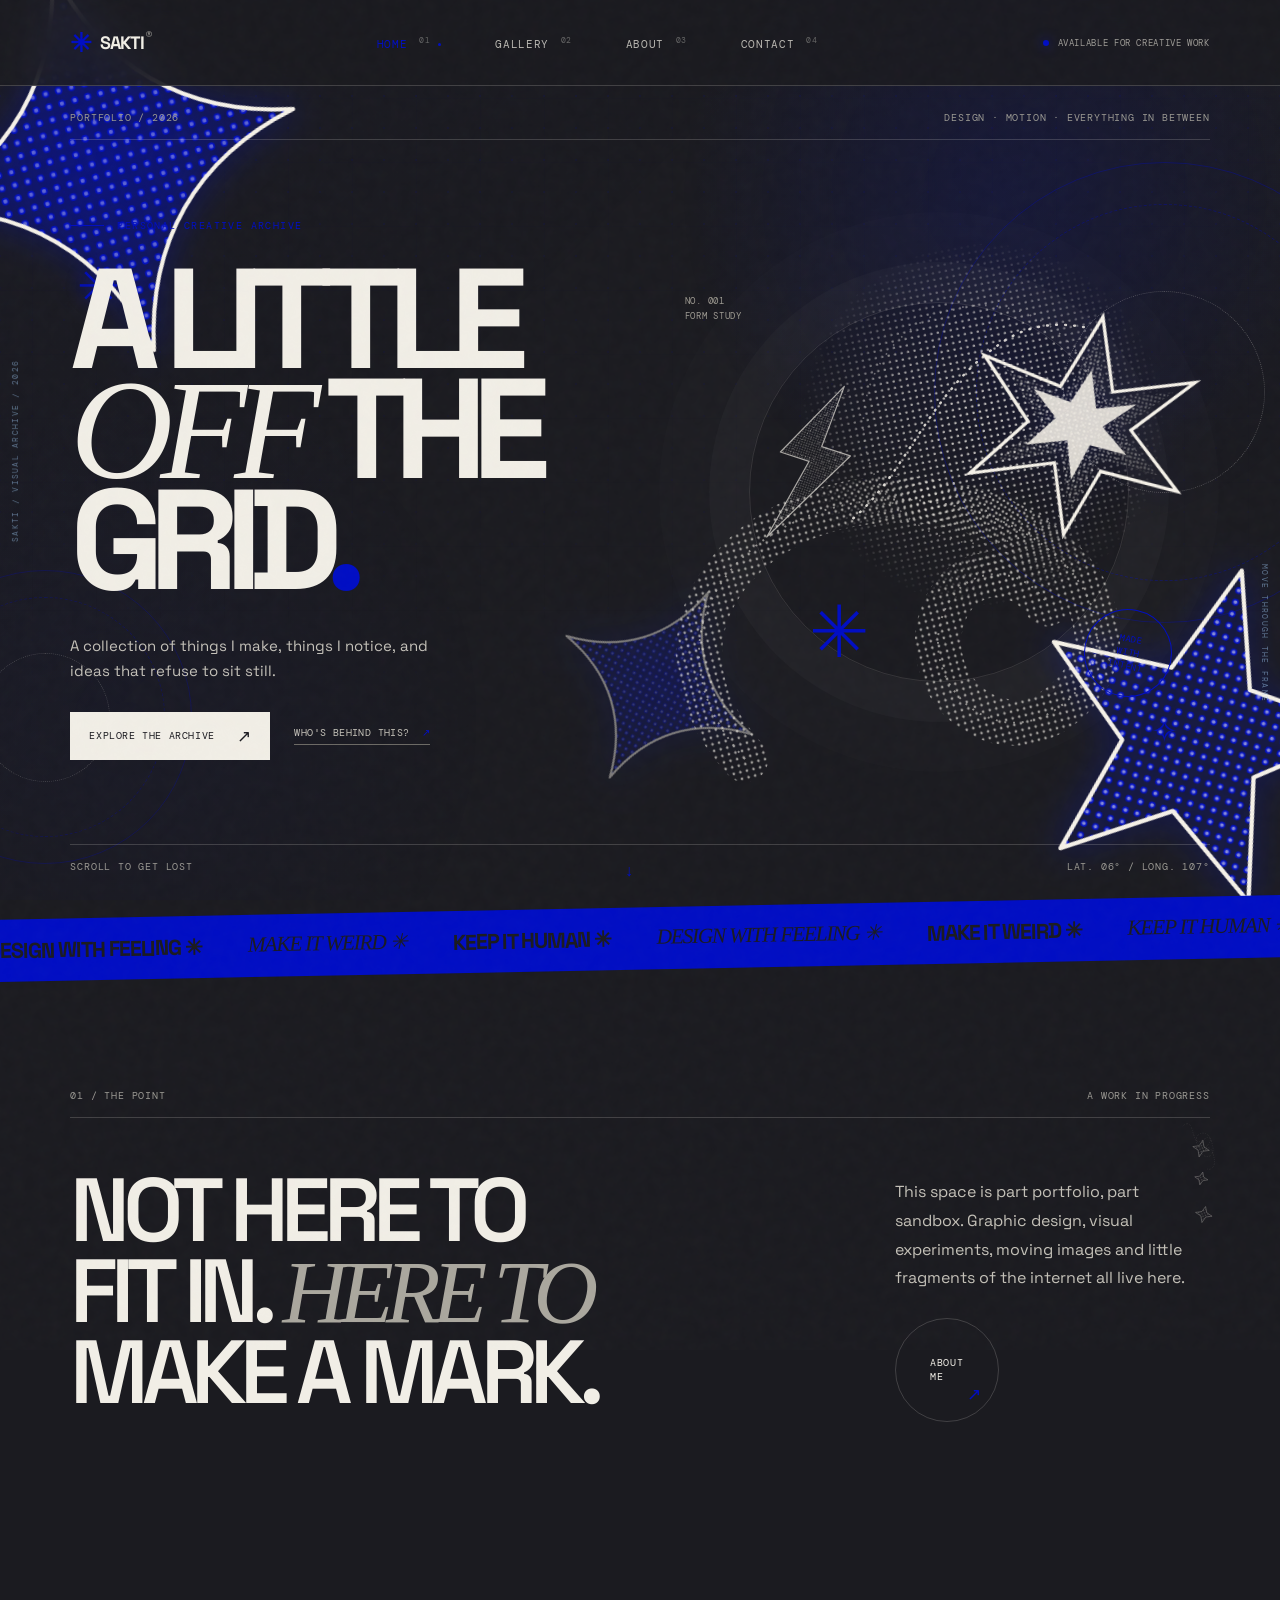
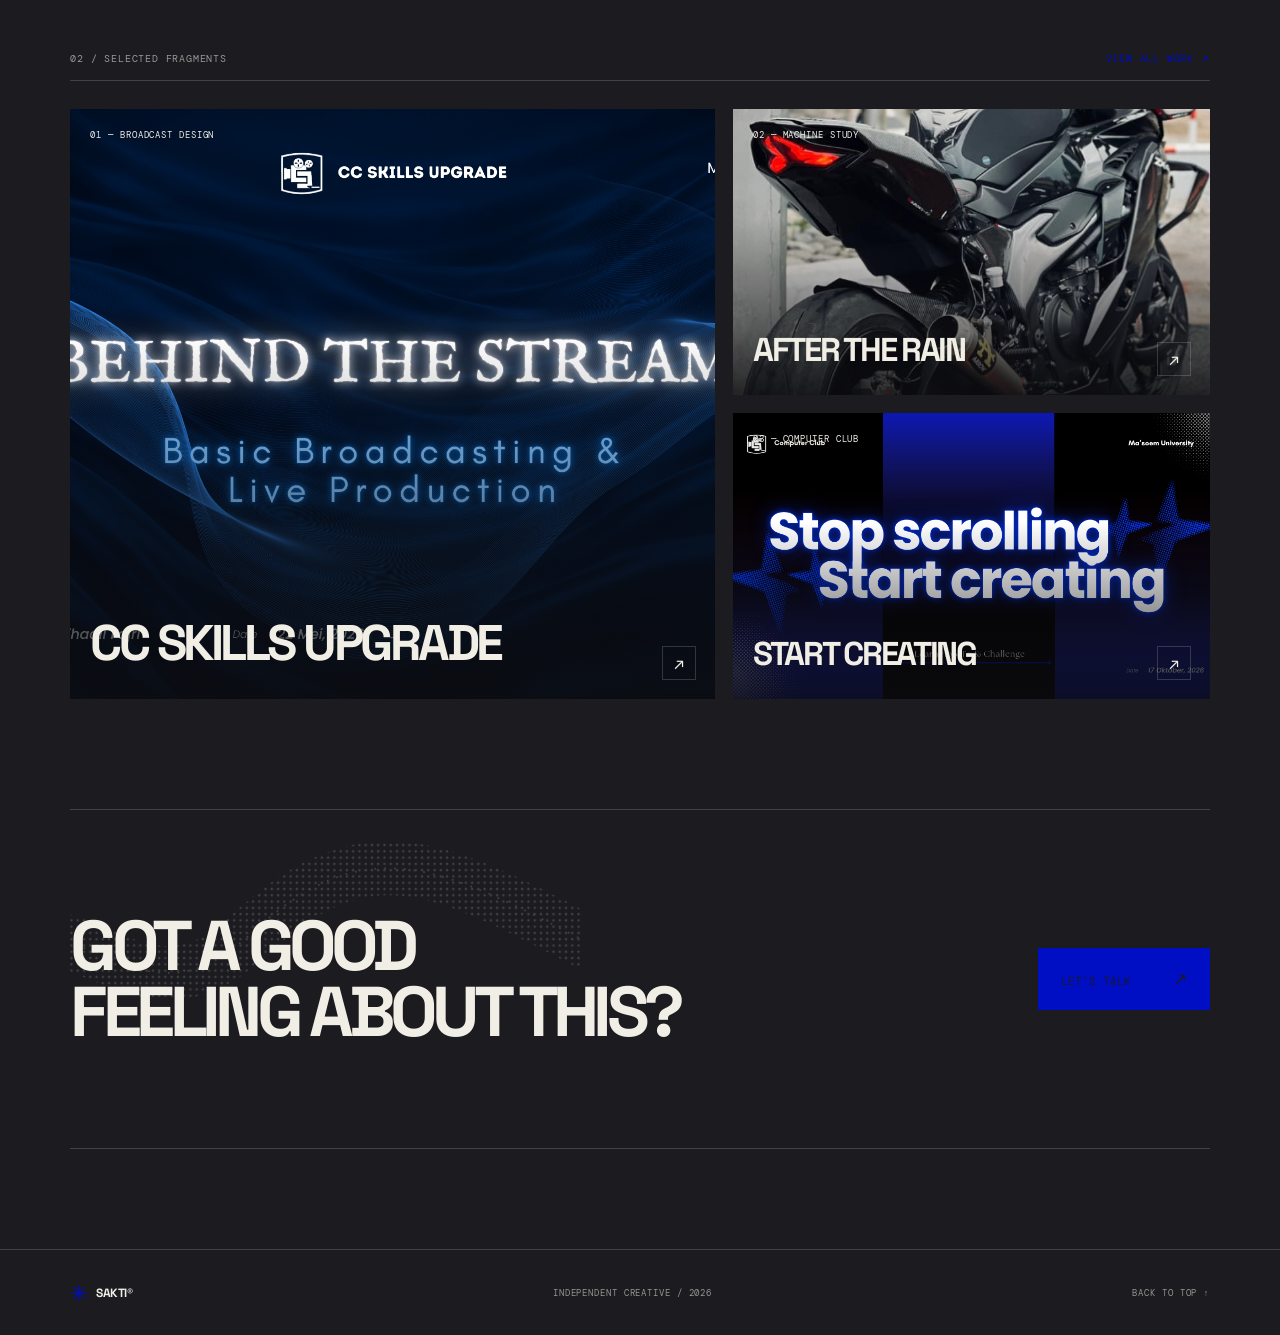
<file: index.html>
<!doctype html>
<html lang="en">
<head>
  <meta charset="utf-8"><meta name="viewport" content="width=device-width, initial-scale=1">
  <meta name="theme-color" content="#000ec4"><meta name="description" content="Sakti — independent creative portfolio and visual archive.">
  <title>Home — SAKTI®</title>
  <link rel="preconnect" href="https://fonts.googleapis.com"><link rel="preconnect" href="https://fonts.gstatic.com" crossorigin>
  <link href="https://fonts.googleapis.com/css2?family=DM+Mono:wght@400;500&family=Space+Grotesk:wght@400;500;600;700&display=swap" rel="stylesheet">
  <link rel="stylesheet" href="assets/css/style.css">
</head>
<body id="top" data-page="home">
<div class="grain-layer" aria-hidden="true"></div><div class="ambient-decor" aria-hidden="true"><span class="ambient-ring ambient-ring-one"></span><span class="ambient-ring ambient-ring-two"></span><span class="ambient-cross ambient-cross-one">✳</span><span class="ambient-cross ambient-cross-two">✧</span><img class="ambient-star ambient-star-one" src="assets/vectors/halftone-star.svg" alt="" aria-hidden="true"><img class="ambient-star ambient-star-two" src="assets/vectors/bold-star.svg" alt="" aria-hidden="true"><img class="ambient-star ambient-star-three" src="assets/vectors/halftone-star.svg" alt="" aria-hidden="true"><span class="ambient-coordinate ambient-coordinate-left">SAKTI / VISUAL ARCHIVE / 2026</span><span class="ambient-coordinate ambient-coordinate-right">MOVE THROUGH THE FRAME</span></div><div class="page-wipe" aria-hidden="true"><span>LOADING NEXT FRAME</span></div>

<header class="site-header">
  <a class="wordmark" href="index.html" aria-label="Sakti home"><span class="wordmark-mark">✳</span><span>SAKTI</span><sup>®</sup></a>
  <button class="menu-toggle" aria-label="Open navigation" aria-expanded="false"><span></span><span></span></button>
  <nav class="site-nav" aria-label="Main navigation">
    <a href="index.html" data-nav="home" class="active">Home <span>01</span></a>
    <a href="gallery.html" data-nav="gallery">Gallery <span>02</span></a>
    <a href="about.html" data-nav="about">About <span>03</span></a>
    <a href="contact.html" data-nav="contact">Contact <span>04</span></a>
  </nav>
  <div class="header-note"><span class="status-dot"></span> AVAILABLE FOR CREATIVE WORK</div>
</header>

<main class="page-content home-page">
  <section class="hero section-wrap">
    <div class="hero-topline reveal"><span>PORTFOLIO / 2026</span><span>DESIGN · MOTION · EVERYTHING IN BETWEEN</span></div>
    <div class="hero-layout">
      <div class="hero-copy">
        <p class="eyebrow reveal"><span class="eyebrow-line"></span> PERSONAL CREATIVE ARCHIVE</p>
        <h1 class="hero-title reveal">A LITTLE<br><em>OFF</em> THE<br>GRID<span class="blue-dot">.</span></h1>
        <p class="hero-desc reveal">A collection of things I make, things I notice, and ideas that refuse to sit still.</p>
        <div class="hero-actions reveal"><a class="button button-dark" href="gallery.html">EXPLORE THE ARCHIVE <span>↗</span></a><a class="text-link" href="about.html">WHO'S BEHIND THIS? <span>↗</span></a></div>
      </div>
      <div class="hero-art" aria-label="Abstract halftone vector artwork">
        <div class="art-caption caption-one">NO. 001<br>FORM STUDY</div>
        <img class="art-orb float-slow" src="assets/vectors/halftone-orb.svg" alt="" aria-hidden="true">
        <img class="art-star float-fast" src="assets/vectors/star-outline.svg" alt="" aria-hidden="true">
        <img class="art-orbit float-slow" src="assets/vectors/dotted-orbit.svg" alt="" aria-hidden="true">
        <img class="art-lightning" src="assets/vectors/lightning.svg" alt="" aria-hidden="true">
        <div class="art-cross">✳</div><div class="art-stamp">MADE<br>WITH<br>INTENT</div>
      </div>
    </div>
    <div class="hero-bottomline"><span>SCROLL TO GET LOST</span><span class="scroll-mark">↓</span><span>LAT. 06° / LONG. 107°</span></div>
  </section>

  <div class="ticker" aria-label="Creative disciplines"><div class="ticker-track"><span>DESIGN WITH FEELING ✳</span><span>MAKE IT WEIRD ✳</span><span>KEEP IT HUMAN ✳</span><span>DESIGN WITH FEELING ✳</span><span>MAKE IT WEIRD ✳</span><span>KEEP IT HUMAN ✳</span></div></div>

  <section class="intro-section section-wrap section-space">
    <div class="section-label reveal"><span>01 / THE POINT</span><span>A WORK IN PROGRESS</span></div>
    <div class="intro-grid"><h2 class="reveal">NOT HERE TO<br>FIT IN. <em>HERE TO</em><br>MAKE A MARK.</h2><div class="intro-side reveal"><img class="mini-spark" src="assets/vectors/sparkle-chain.svg" alt="" aria-hidden="true"><p>This space is part portfolio, part sandbox. Graphic design, visual experiments, moving images and little fragments of the internet all live here.</p><a class="circle-link" href="about.html" aria-label="Read about me">ABOUT<br>ME <span>↗</span></a></div></div>
  </section>

  <section class="featured-section section-wrap section-space">
    <div class="section-label reveal"><span>02 / SELECTED FRAGMENTS</span><a href="gallery.html">VIEW ALL WORK ↗</a></div>
    <div class="featured-grid">
      <a class="feature-card feature-large reveal" href="gallery.html"><img src="assets/images/graphic-01-cc-skills-upgrade.png" alt="CC Skills Upgrade title design"><span class="feature-index">01 — BROADCAST DESIGN</span><span class="feature-title">CC SKILLS UPGRADE</span><span class="feature-arrow">↗</span></a>
      <a class="feature-card feature-small reveal" href="gallery.html"><img src="assets/images/user-photo-02.jpg" alt="Black sport motorcycle after rain"><span class="feature-index">02 — MACHINE STUDY</span><span class="feature-title">AFTER THE RAIN</span><span class="feature-arrow">↗</span></a>
      <a class="feature-card feature-small reveal" href="gallery.html"><img src="assets/images/graphic-02-stop-scrolling.png" alt="Stop Scrolling Start Creating title design"><span class="feature-index">03 — COMPUTER CLUB</span><span class="feature-title">START CREATING</span><span class="feature-arrow">↗</span></a>
    </div>
  </section>

  <section class="home-cta section-wrap reveal"><img src="assets/vectors/halftone-wave.svg" alt="" aria-hidden="true"><p>GOT A GOOD<br>FEELING ABOUT THIS?</p><a href="contact.html">LET'S TALK <span>↗</span></a></section>
</main>

<footer class="site-footer">
  <a class="footer-mark" href="index.html">✳ <span>SAKTI®</span></a>
  <span class="footer-copy">INDEPENDENT CREATIVE / 2026</span>
  <a class="back-top" href="#top">BACK TO TOP ↑</a>
</footer>
<script src="assets/js/main.js"></script>
</body></html>
</file>
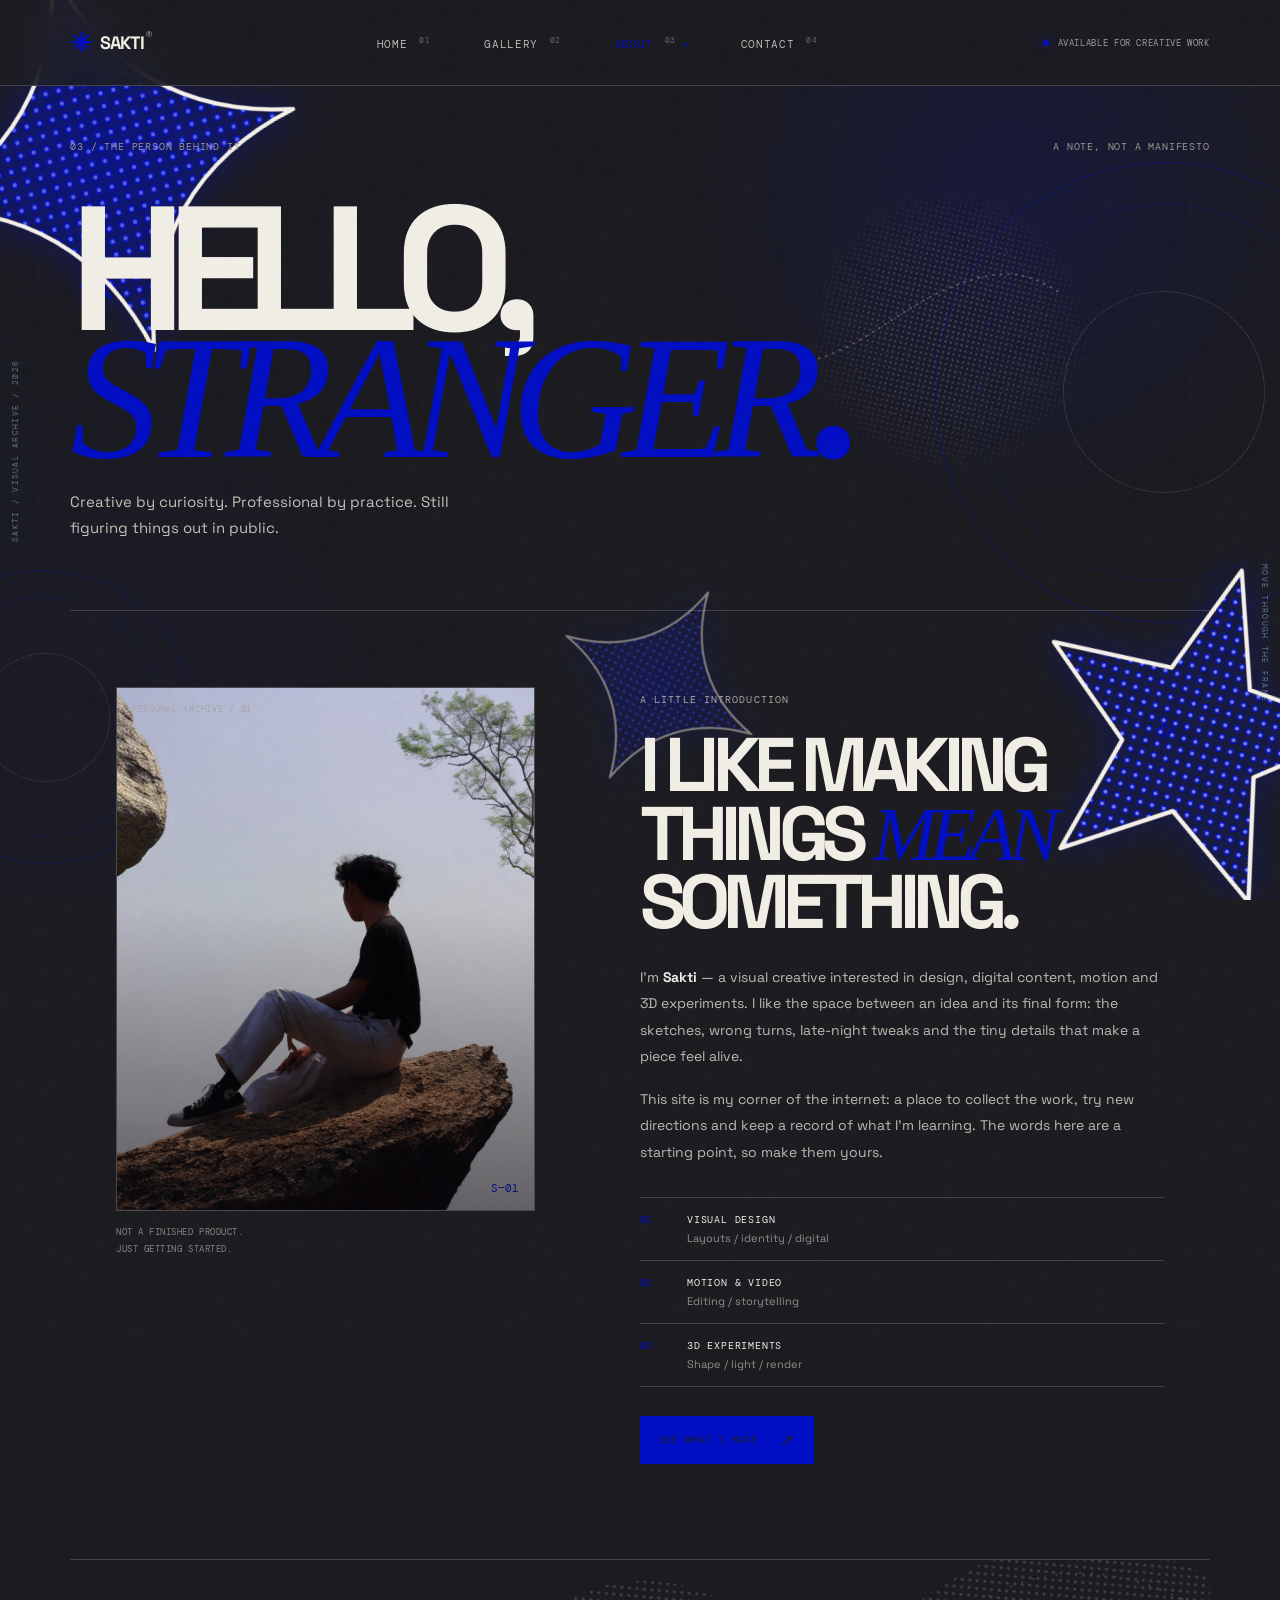
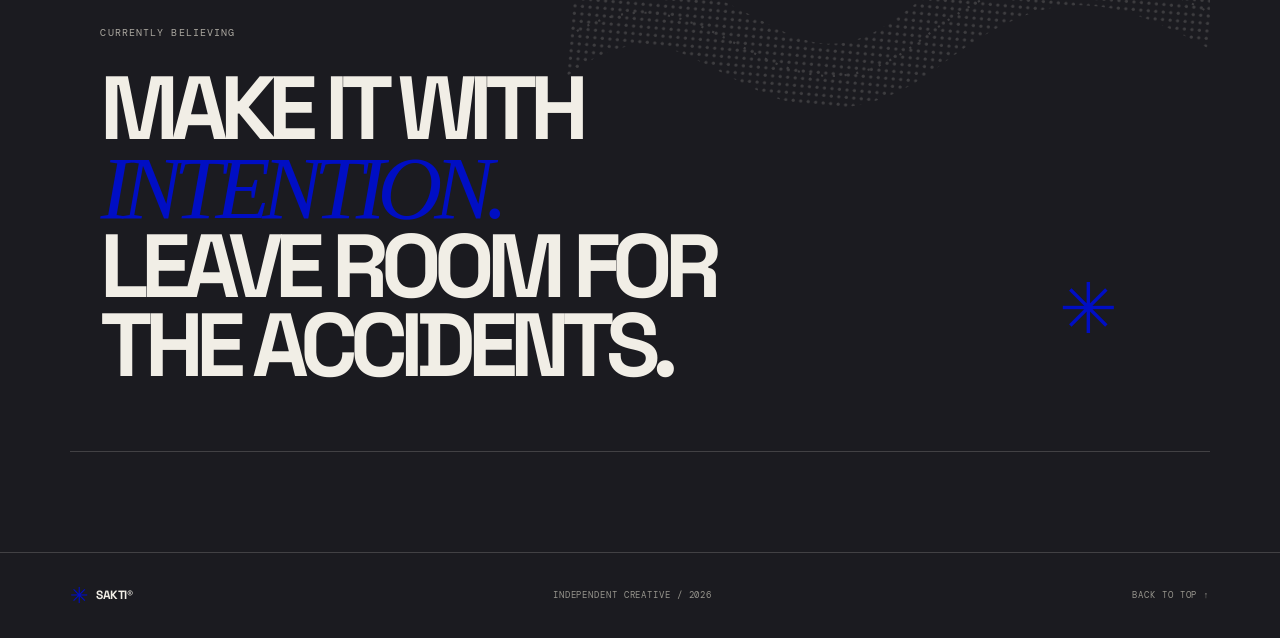
<file: about.html>
<!doctype html>
<html lang="en">
<head>
  <meta charset="utf-8"><meta name="viewport" content="width=device-width, initial-scale=1">
  <meta name="theme-color" content="#000ec4"><meta name="description" content="Sakti — independent creative portfolio and visual archive.">
  <title>About — SAKTI®</title>
  <link rel="preconnect" href="https://fonts.googleapis.com"><link rel="preconnect" href="https://fonts.gstatic.com" crossorigin>
  <link href="https://fonts.googleapis.com/css2?family=DM+Mono:wght@400;500&family=Space+Grotesk:wght@400;500;600;700&display=swap" rel="stylesheet">
  <link rel="stylesheet" href="assets/css/style.css">
</head>
<body id="top" data-page="about">
<div class="grain-layer" aria-hidden="true"></div><div class="ambient-decor" aria-hidden="true"><span class="ambient-ring ambient-ring-one"></span><span class="ambient-ring ambient-ring-two"></span><span class="ambient-cross ambient-cross-one">✳</span><span class="ambient-cross ambient-cross-two">✧</span><img class="ambient-star ambient-star-one" src="assets/vectors/halftone-star.svg" alt="" aria-hidden="true"><img class="ambient-star ambient-star-two" src="assets/vectors/bold-star.svg" alt="" aria-hidden="true"><img class="ambient-star ambient-star-three" src="assets/vectors/halftone-star.svg" alt="" aria-hidden="true"><span class="ambient-coordinate ambient-coordinate-left">SAKTI / VISUAL ARCHIVE / 2026</span><span class="ambient-coordinate ambient-coordinate-right">MOVE THROUGH THE FRAME</span></div><div class="page-wipe" aria-hidden="true"><span>LOADING NEXT FRAME</span></div>

<header class="site-header">
  <a class="wordmark" href="index.html" aria-label="Sakti home"><span class="wordmark-mark">✳</span><span>SAKTI</span><sup>®</sup></a>
  <button class="menu-toggle" aria-label="Open navigation" aria-expanded="false"><span></span><span></span></button>
  <nav class="site-nav" aria-label="Main navigation">
    <a href="index.html" data-nav="home">Home <span>01</span></a>
    <a href="gallery.html" data-nav="gallery">Gallery <span>02</span></a>
    <a href="about.html" data-nav="about" class="active">About <span>03</span></a>
    <a href="contact.html" data-nav="contact">Contact <span>04</span></a>
  </nav>
  <div class="header-note"><span class="status-dot"></span> AVAILABLE FOR CREATIVE WORK</div>
</header>

<main class="page-content about-page section-wrap">
  <section class="page-heading reveal"><div class="page-kicker"><span>03 / THE PERSON BEHIND IT</span><span>A NOTE, NOT A MANIFESTO</span></div><h1>HELLO,<br><em>STRANGER</em><span class="blue-dot">.</span></h1><p>Creative by curiosity. Professional by practice. Still figuring things out in public.</p><img class="heading-star about-star" src="assets/vectors/halftone-orb.svg" alt="" aria-hidden="true"></section>
  <section class="about-main"><div class="about-photo reveal"><div class="about-photo-inner"><img src="assets/images/user-photo-03.jpg" alt="Portrait in a natural rocky landscape"><span class="photo-label">PERSONAL ARCHIVE / 01</span><span class="about-photo-number">S—01</span></div><p class="under-photo">NOT A FINISHED PRODUCT.<br>JUST GETTING STARTED.</p></div><div class="about-copy"><span class="mono-note reveal">A LITTLE INTRODUCTION</span><h2 class="reveal">I LIKE MAKING<br>THINGS <em>MEAN</em><br>SOMETHING.</h2><p class="reveal">I'm <strong>Sakti</strong> — a visual creative interested in design, digital content, motion and 3D experiments. I like the space between an idea and its final form: the sketches, wrong turns, late-night tweaks and the tiny details that make a piece feel alive.</p><p class="reveal">This site is my corner of the internet: a place to collect the work, try new directions and keep a record of what I'm learning. The words here are a starting point, so make them yours.</p><div class="about-facts reveal"><div><span>01</span><b>VISUAL DESIGN</b><small>Layouts / identity / digital</small></div><div><span>02</span><b>MOTION & VIDEO</b><small>Editing / storytelling</small></div><div><span>03</span><b>3D EXPERIMENTS</b><small>Shape / light / render</small></div></div><a class="button button-primary reveal" href="gallery.html">SEE WHAT I MAKE <span>↗</span></a></div></section>
  <section class="manifesto reveal"><img src="assets/vectors/halftone-wave.svg" alt="" aria-hidden="true"><span class="mono-note">CURRENTLY BELIEVING</span><p>MAKE IT WITH<br><em>INTENTION.</em><br>LEAVE ROOM FOR<br>THE ACCIDENTS.</p><span class="manifesto-mark">✳</span></section>
</main>

<footer class="site-footer">
  <a class="footer-mark" href="index.html">✳ <span>SAKTI®</span></a>
  <span class="footer-copy">INDEPENDENT CREATIVE / 2026</span>
  <a class="back-top" href="#top">BACK TO TOP ↑</a>
</footer>
<script src="assets/js/main.js"></script>
</body></html>
</file>
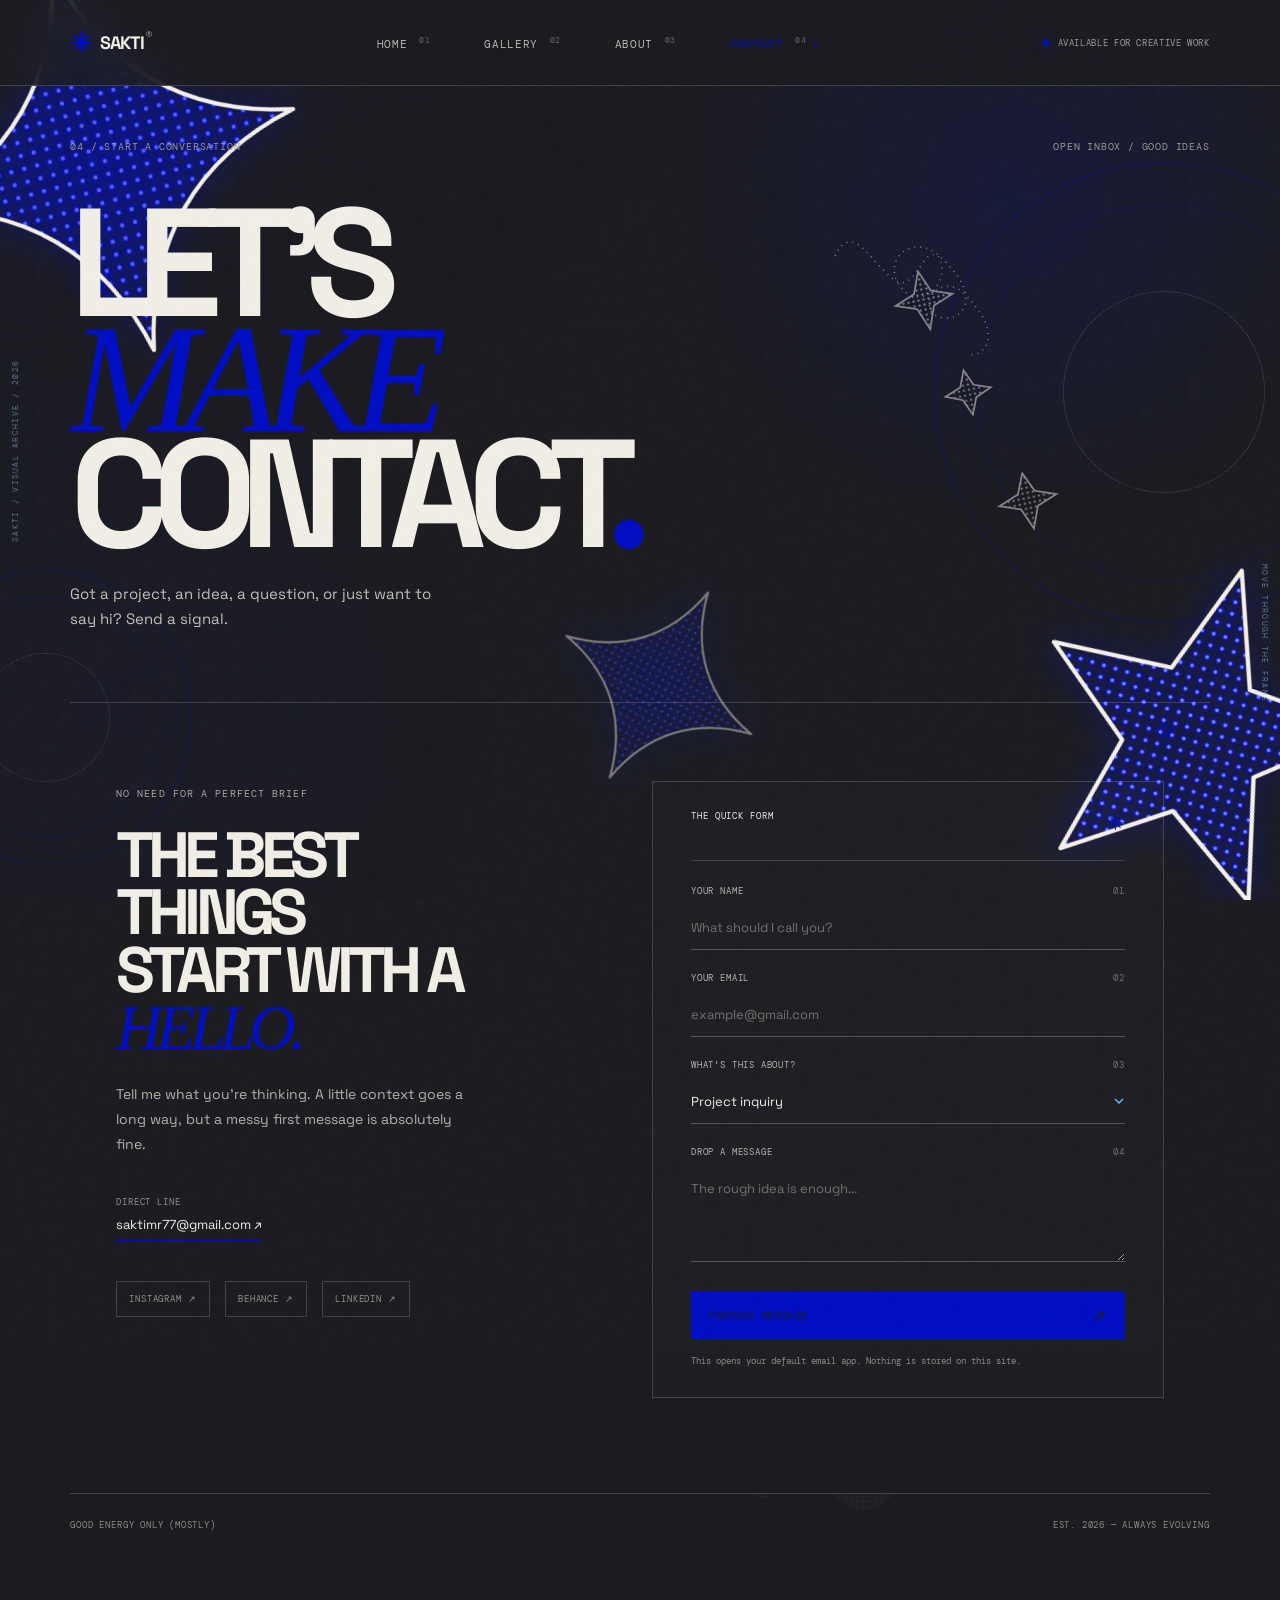
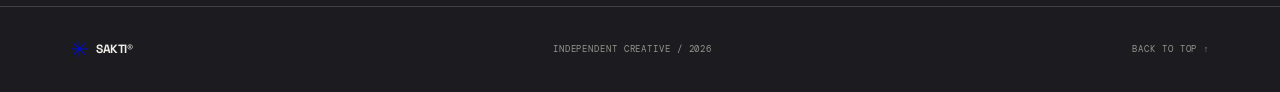
<file: contact.html>
<!doctype html>
<html lang="en">
<head>
  <meta charset="utf-8"><meta name="viewport" content="width=device-width, initial-scale=1">
  <meta name="theme-color" content="#000ec4"><meta name="description" content="Sakti — independent creative portfolio and visual archive.">
  <title>Contact — SAKTI®</title>
  <link rel="preconnect" href="https://fonts.googleapis.com"><link rel="preconnect" href="https://fonts.gstatic.com" crossorigin>
  <link href="https://fonts.googleapis.com/css2?family=DM+Mono:wght@400;500&family=Space+Grotesk:wght@400;500;600;700&display=swap" rel="stylesheet">
  <link rel="stylesheet" href="assets/css/style.css">
</head>
<body id="top" data-page="contact">
<div class="grain-layer" aria-hidden="true"></div><div class="ambient-decor" aria-hidden="true"><span class="ambient-ring ambient-ring-one"></span><span class="ambient-ring ambient-ring-two"></span><span class="ambient-cross ambient-cross-one">✳</span><span class="ambient-cross ambient-cross-two">✧</span><img class="ambient-star ambient-star-one" src="assets/vectors/halftone-star.svg" alt="" aria-hidden="true"><img class="ambient-star ambient-star-two" src="assets/vectors/bold-star.svg" alt="" aria-hidden="true"><img class="ambient-star ambient-star-three" src="assets/vectors/halftone-star.svg" alt="" aria-hidden="true"><span class="ambient-coordinate ambient-coordinate-left">SAKTI / VISUAL ARCHIVE / 2026</span><span class="ambient-coordinate ambient-coordinate-right">MOVE THROUGH THE FRAME</span></div><div class="page-wipe" aria-hidden="true"><span>LOADING NEXT FRAME</span></div>

<header class="site-header">
  <a class="wordmark" href="index.html" aria-label="Sakti home"><span class="wordmark-mark">✳</span><span>SAKTI</span><sup>®</sup></a>
  <button class="menu-toggle" aria-label="Open navigation" aria-expanded="false"><span></span><span></span></button>
  <nav class="site-nav" aria-label="Main navigation">
    <a href="index.html" data-nav="home">Home <span>01</span></a>
    <a href="gallery.html" data-nav="gallery">Gallery <span>02</span></a>
    <a href="about.html" data-nav="about">About <span>03</span></a>
    <a href="contact.html" data-nav="contact" class="active">Contact <span>04</span></a>
  </nav>
  <div class="header-note"><span class="status-dot"></span> AVAILABLE FOR CREATIVE WORK</div>
</header>

<main class="page-content contact-page section-wrap">
  <section class="page-heading reveal"><div class="page-kicker"><span>04 / START A CONVERSATION</span><span>OPEN INBOX / GOOD IDEAS</span></div><h1>LET'S<br><em>MAKE</em><br>CONTACT<span class="blue-dot">.</span></h1><p>Got a project, an idea, a question, or just want to say hi? Send a signal.</p><img class="heading-star contact-star" src="assets/vectors/sparkle-chain.svg" alt="" aria-hidden="true"></section>
  <section class="contact-grid"><div class="contact-left reveal"><span class="mono-note">NO NEED FOR A PERFECT BRIEF</span><h2>THE BEST THINGS<br>START WITH A<br><em>HELLO.</em></h2><p>Tell me what you're thinking. A little context goes a long way, but a messy first message is absolutely fine.</p><div class="contact-direct"><span>DIRECT LINE</span><a href="mailto:saktimr77@gmail.com">saktimr77@gmail.com ↗</a></div><div class="contact-socials"><a href="https://www.instagram.com/mrsakti_/" target="_blank" rel="noopener">INSTAGRAM ↗</a><a href="https://www.behance.net/" target="_blank" rel="noopener">BEHANCE ↗</a><a href="https://www.linkedin.com/" target="_blank" rel="noopener">LINKEDIN ↗</a></div></div>
  <form class="contact-form reveal" id="contact-form"><div class="form-heading"><span>THE QUICK FORM</span><span>✳</span></div><label for="contact-name">YOUR NAME <span>01</span></label><input id="contact-name" name="name" type="text" placeholder="What should I call you?" required><label for="contact-email">YOUR EMAIL <span>02</span></label><input id="contact-email" name="email" type="email" placeholder="example@gmail.com" required><label for="contact-type">WHAT'S THIS ABOUT? <span>03</span></label><select id="contact-type" name="type"><option>Project inquiry</option><option>Collaboration</option><option>Just saying hi</option><option>Something else</option></select><label for="contact-message">DROP A MESSAGE <span>04</span></label><textarea id="contact-message" name="message" rows="4" placeholder="The rough idea is enough..." required></textarea><button class="button button-primary form-submit" type="submit">PREPARE MESSAGE <span>↗</span></button><p class="form-note" id="form-note">This opens your default email app. Nothing is stored on this site.</p></form></section>
  <div class="contact-bottom reveal"><img src="assets/vectors/dotted-orbit.svg" alt="" aria-hidden="true"><span>GOOD ENERGY ONLY (MOSTLY)</span><span>EST. 2026 — ALWAYS EVOLVING</span></div>
</main>

<footer class="site-footer">
  <a class="footer-mark" href="index.html">✳ <span>SAKTI®</span></a>
  <span class="footer-copy">INDEPENDENT CREATIVE / 2026</span>
  <a class="back-top" href="#top">BACK TO TOP ↑</a>
</footer>
<script src="assets/js/main.js"></script>
</body></html>
</file>
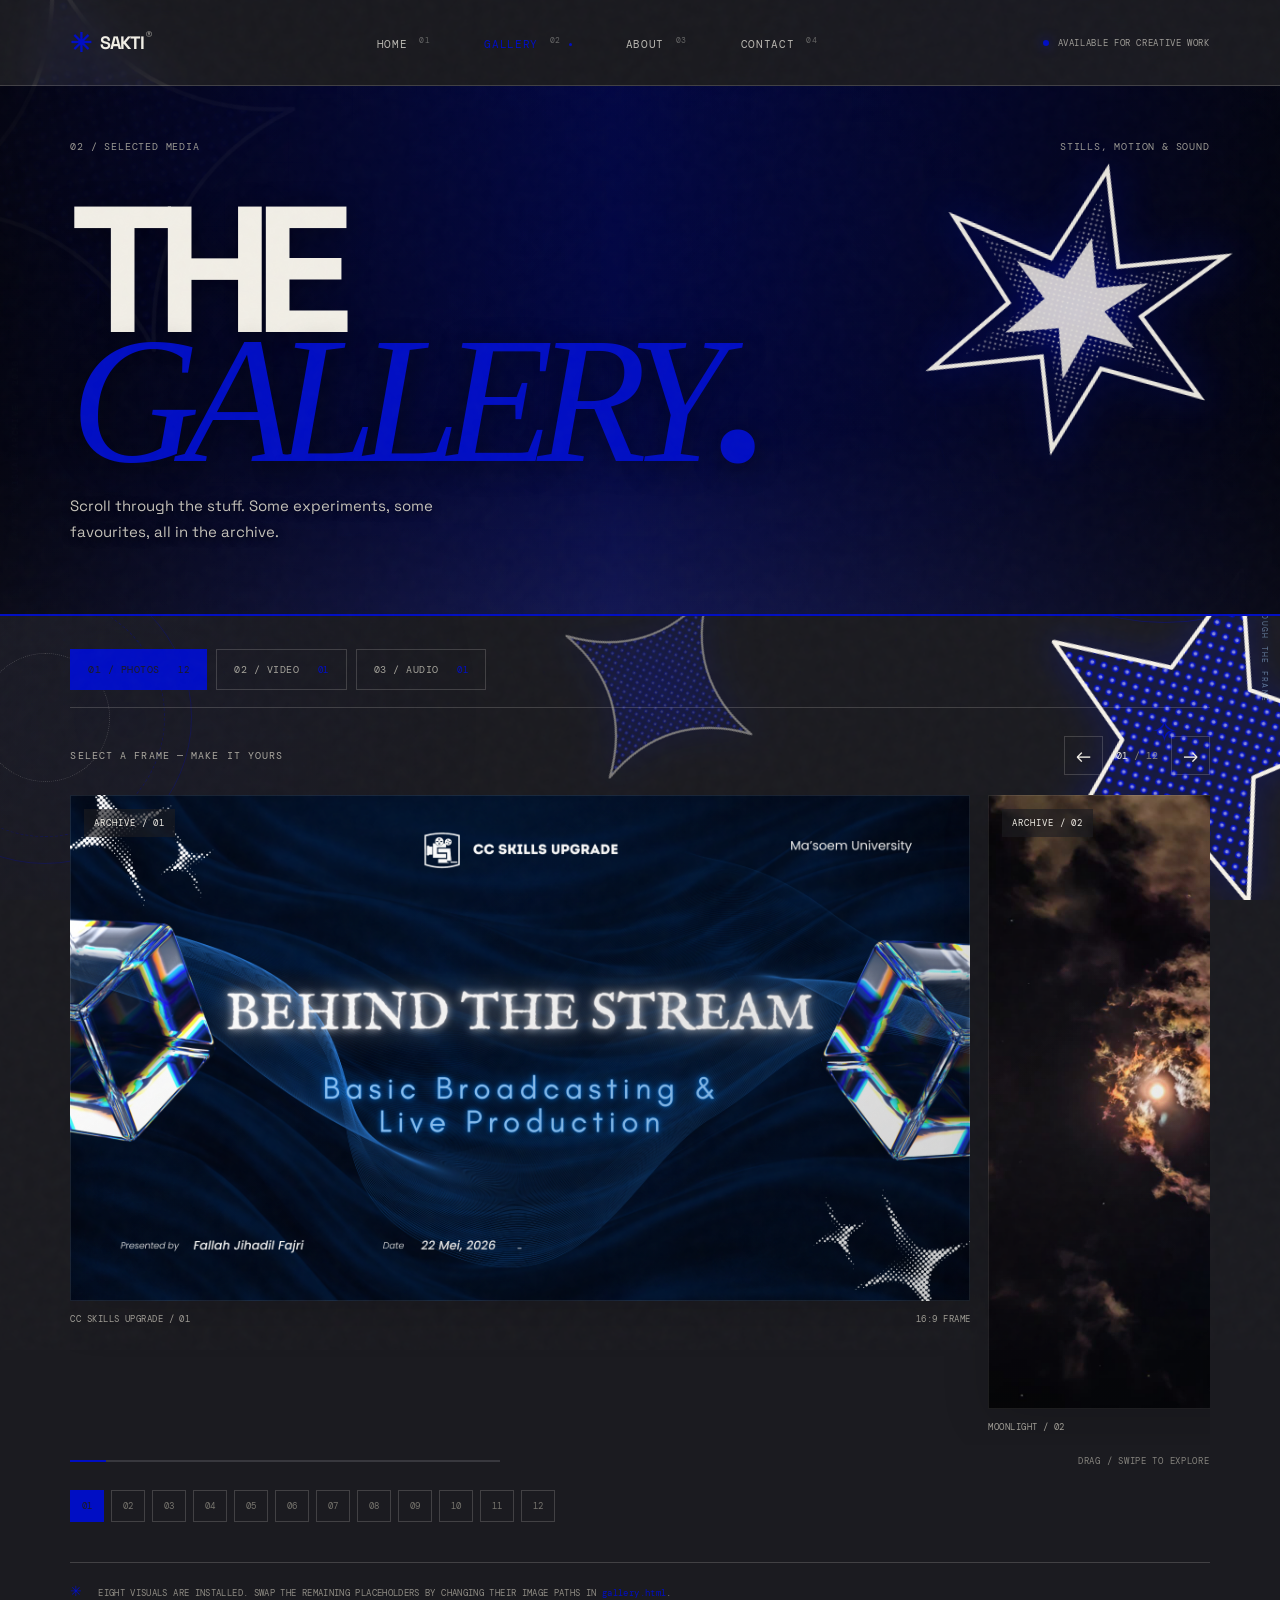
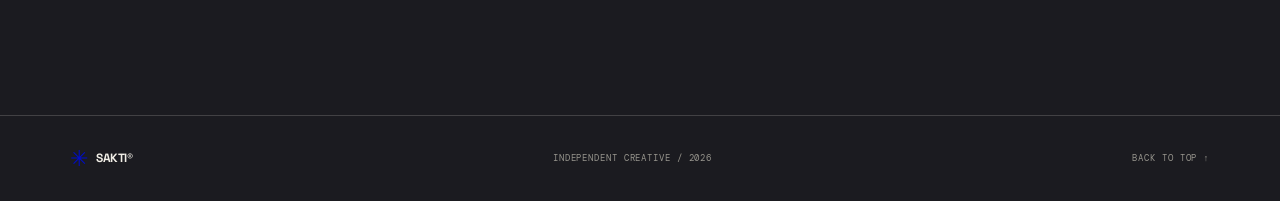
<file: gallery.html>
<!doctype html>
<html lang="en">
<head>
  <meta charset="utf-8"><meta name="viewport" content="width=device-width, initial-scale=1">
  <meta name="theme-color" content="#000ec4"><meta name="description" content="Sakti — independent creative portfolio and visual archive.">
  <title>Gallery — SAKTI®</title>
  <link rel="preconnect" href="https://fonts.googleapis.com"><link rel="preconnect" href="https://fonts.gstatic.com" crossorigin>
  <link href="https://fonts.googleapis.com/css2?family=DM+Mono:wght@400;500&family=Space+Grotesk:wght@400;500;600;700&display=swap" rel="stylesheet">
  <link rel="stylesheet" href="assets/css/style.css">
</head>
<body id="top" data-page="gallery">
<div class="grain-layer" aria-hidden="true"></div><div class="ambient-decor" aria-hidden="true"><span class="ambient-ring ambient-ring-one"></span><span class="ambient-ring ambient-ring-two"></span><span class="ambient-cross ambient-cross-one">✳</span><span class="ambient-cross ambient-cross-two">✧</span><img class="ambient-star ambient-star-one" src="assets/vectors/halftone-star.svg" alt="" aria-hidden="true"><img class="ambient-star ambient-star-two" src="assets/vectors/bold-star.svg" alt="" aria-hidden="true"><img class="ambient-star ambient-star-three" src="assets/vectors/halftone-star.svg" alt="" aria-hidden="true"><span class="ambient-coordinate ambient-coordinate-left">SAKTI / VISUAL ARCHIVE / 2026</span><span class="ambient-coordinate ambient-coordinate-right">MOVE THROUGH THE FRAME</span></div><div class="page-wipe" aria-hidden="true"><span>LOADING NEXT FRAME</span></div>

<header class="site-header">
  <a class="wordmark" href="index.html" aria-label="Sakti home"><span class="wordmark-mark">✳</span><span>SAKTI</span><sup>®</sup></a>
  <button class="menu-toggle" aria-label="Open navigation" aria-expanded="false"><span></span><span></span></button>
  <nav class="site-nav" aria-label="Main navigation">
    <a href="index.html" data-nav="home">Home <span>01</span></a>
    <a href="gallery.html" data-nav="gallery" class="active">Gallery <span>02</span></a>
    <a href="about.html" data-nav="about">About <span>03</span></a>
    <a href="contact.html" data-nav="contact">Contact <span>04</span></a>
  </nav>
  <div class="header-note"><span class="status-dot"></span> AVAILABLE FOR CREATIVE WORK</div>
</header>

<main class="page-content gallery-page section-wrap">
  <section class="page-heading gallery-banner-heading reveal"><video class="gallery-banner-video" autoplay muted loop playsinline preload="auto" poster="assets/images/gallery-banner-poster.jpg" aria-hidden="true"><source src="assets/video/ssstik-banner.mp4" type="video/mp4"></video><div class="gallery-banner-shade" aria-hidden="true"></div><div class="page-kicker"><span>02 / SELECTED MEDIA</span><span>STILLS, MOTION & SOUND</span></div><h1>THE<br><em>GALLERY</em><span class="blue-dot">.</span></h1><p>Scroll through the stuff. Some experiments, some favourites, all in the archive.</p><img class="heading-star" src="assets/vectors/star-outline.svg" alt="" aria-hidden="true"></section>
  <section class="gallery-section">
    <div class="gallery-tabs reveal" role="tablist" aria-label="Gallery media type"><button class="gallery-tab active" data-gallery-tab="photos" role="tab" aria-selected="true">01 / PHOTOS <span>12</span></button><button class="gallery-tab" data-gallery-tab="video" role="tab" aria-selected="false">02 / VIDEO <span>01</span></button><button class="gallery-tab" data-gallery-tab="audio" role="tab" aria-selected="false">03 / AUDIO <span>01</span></button></div>
    <div class="gallery-panel is-active" data-gallery-panel="photos" role="tabpanel">
      <div class="carousel-head"><span class="mono-note">SELECT A FRAME — MAKE IT YOURS</span><div class="carousel-controls"><button class="carousel-prev" aria-label="Previous photo">←</button><span class="carousel-count"><b data-current-slide>01</b> / 12</span><button class="carousel-next" aria-label="Next photo">→</button></div></div>
      <div class="photo-carousel" tabindex="0" aria-label="Photo carousel"><div class="photo-track"><article class="photo-slide wide" data-slide="1" data-ratio="16:9" aria-label="Photo 1"><div class="photo-frame"><img src="assets/images/graphic-01-cc-skills-upgrade.png" alt="CC Skills Upgrade — broadcast and live production title design" loading="eager"><div class="photo-frame-grain"></div><span class="photo-corner">ARCHIVE / 01</span><span class="photo-open" aria-hidden="true">↗</span></div><div class="photo-meta"><span>CC SKILLS UPGRADE / 01</span><span>16:9 FRAME</span></div></article>
<article class="photo-slide portrait" data-slide="2" data-ratio="9:16" aria-label="Photo 2"><div class="photo-frame"><img src="assets/images/user-photo-01.jpg" alt="Moonlit clouds around the moon" loading="lazy"><div class="photo-frame-grain"></div><span class="photo-corner">ARCHIVE / 02</span><span class="photo-open" aria-hidden="true">↗</span></div><div class="photo-meta"><span>MOONLIGHT / 02</span><span>9:16 FRAME</span></div></article>
<article class="photo-slide portrait" data-slide="3" data-ratio="9:16" aria-label="Photo 3"><div class="photo-frame"><img src="assets/images/user-photo-02.jpg" alt="Black sport motorcycle after rain" loading="lazy"><div class="photo-frame-grain"></div><span class="photo-corner">ARCHIVE / 03</span><span class="photo-open" aria-hidden="true">↗</span></div><div class="photo-meta"><span>MACHINE STUDY / 03</span><span>9:16 FRAME</span></div></article>
<article class="photo-slide portrait photo-4x5" data-slide="4" data-ratio="4:5" aria-label="Photo 4"><div class="photo-frame"><img src="assets/images/user-photo-03.jpg" alt="A quiet portrait sitting on a rock" loading="lazy"><div class="photo-frame-grain"></div><span class="photo-corner">ARCHIVE / 04</span><span class="photo-open" aria-hidden="true">↗</span></div><div class="photo-meta"><span>QUIET MOMENT / 04</span><span>4:5 FRAME</span></div></article>
<article class="photo-slide portrait" data-slide="5" data-ratio="9:16" aria-label="Photo 5"><div class="photo-frame"><img src="assets/images/user-photo-04.jpg" alt="Blue motorcycle detail in the rain" loading="lazy"><div class="photo-frame-grain"></div><span class="photo-corner">ARCHIVE / 05</span><span class="photo-open" aria-hidden="true">↗</span></div><div class="photo-meta"><span>BLUE MACHINE / 05</span><span>9:16 FRAME</span></div></article>
<article class="photo-slide portrait" data-slide="6" data-ratio="9:16" aria-label="Photo 6"><div class="photo-frame"><img src="assets/images/user-photo-05.jpg" alt="Purple sunset over distant hills" loading="lazy"><div class="photo-frame-grain"></div><span class="photo-corner">ARCHIVE / 06</span><span class="photo-open" aria-hidden="true">↗</span></div><div class="photo-meta"><span>LAST LIGHT / 06</span><span>9:16 FRAME</span></div></article>
<article class="photo-slide portrait" data-slide="7" data-ratio="9:16" aria-label="Photo 7"><div class="photo-frame"><img src="assets/images/user-photo-06.jpg" alt="Night scene in a school courtyard" loading="lazy"><div class="photo-frame-grain"></div><span class="photo-corner">ARCHIVE / 07</span><span class="photo-open" aria-hidden="true">↗</span></div><div class="photo-meta"><span>AFTER HOURS / 07</span><span>9:16 FRAME</span></div></article>
<article class="photo-slide wide" data-slide="8" data-ratio="16:9" aria-label="Photo 8"><div class="photo-frame"><img src="assets/images/graphic-02-stop-scrolling.png" alt="Stop Scrolling Start Creating — Computer Club design" loading="lazy"><div class="photo-frame-grain"></div><span class="photo-corner">ARCHIVE / 08</span><span class="photo-open" aria-hidden="true">↗</span></div><div class="photo-meta"><span>STOP SCROLLING / 08</span><span>16:9 FRAME</span></div></article>
<article class="photo-slide wide" data-slide="9" data-ratio="16:9" data-ratio="16:9" aria-label="Photo 9"><div class="photo-frame"><img src="assets/images/photo-09.svg" alt="Replaceable artwork placeholder 09" loading="lazy"><div class="photo-frame-grain"></div><span class="photo-corner">ARCHIVE / 09</span><span class="photo-open" aria-hidden="true">↗</span></div><div class="photo-meta"><span>IMAGE / 09</span><span>16:9 FRAME</span></div></article>
<article class="photo-slide portrait" data-slide="10" data-ratio="9:16" data-ratio="9:16" aria-label="Photo 10"><div class="photo-frame"><img src="assets/images/photo-10.svg" alt="Replaceable artwork placeholder 10" loading="lazy"><div class="photo-frame-grain"></div><span class="photo-corner">ARCHIVE / 10</span><span class="photo-open" aria-hidden="true">↗</span></div><div class="photo-meta"><span>IMAGE / 10</span><span>9:16 FRAME</span></div></article>
<article class="photo-slide wide" data-slide="11" data-ratio="16:9" data-ratio="16:9" aria-label="Photo 11"><div class="photo-frame"><img src="assets/images/photo-11.svg" alt="Replaceable artwork placeholder 11" loading="lazy"><div class="photo-frame-grain"></div><span class="photo-corner">ARCHIVE / 11</span><span class="photo-open" aria-hidden="true">↗</span></div><div class="photo-meta"><span>IMAGE / 11</span><span>16:9 FRAME</span></div></article>
<article class="photo-slide portrait" data-slide="12" data-ratio="9:16" data-ratio="9:16" aria-label="Photo 12"><div class="photo-frame"><img src="assets/images/photo-12.svg" alt="Replaceable artwork placeholder 12" loading="lazy"><div class="photo-frame-grain"></div><span class="photo-corner">ARCHIVE / 12</span><span class="photo-open" aria-hidden="true">↗</span></div><div class="photo-meta"><span>IMAGE / 12</span><span>9:16 FRAME</span></div></article></div></div>
      <div class="carousel-bottom"><div class="carousel-progress"><span></span></div><span>DRAG / SWIPE TO EXPLORE</span></div>
      <div class="photo-indexes" aria-label="Jump to photo"><button data-jump="1" aria-label="Go to photo 01" class="active">01</button><button data-jump="2" aria-label="Go to photo 02" class="">02</button><button data-jump="3" aria-label="Go to photo 03" class="">03</button><button data-jump="4" aria-label="Go to photo 04" class="">04</button><button data-jump="5" aria-label="Go to photo 05" class="">05</button><button data-jump="6" aria-label="Go to photo 06" class="">06</button><button data-jump="7" aria-label="Go to photo 07" class="">07</button><button data-jump="8" aria-label="Go to photo 08" class="">08</button><button data-jump="9" aria-label="Go to photo 09" class="">09</button><button data-jump="10" aria-label="Go to photo 10" class="">10</button><button data-jump="11" aria-label="Go to photo 11" class="">11</button><button data-jump="12" aria-label="Go to photo 12" class="">12</button></div>
      <p class="gallery-tip"><span>✳</span> EIGHT VISUALS ARE INSTALLED. SWAP THE REMAINING PLACEHOLDERS BY CHANGING THEIR IMAGE PATHS IN <code>gallery.html</code>.</p>
    </div>
    <div class="gallery-panel" data-gallery-panel="video" role="tabpanel" hidden>
      <div class="video-intro"><div><span class="mono-note">MOVING IMAGE / 001</span><h2>DRIED.<br><em>MOTION PIECE.</em></h2></div><p>A motion piece from your uploaded DRIED.mp4, included here as a playable portfolio video.</p></div>
      <div class="video-shell"><video id="portfolio-video" controls playsinline preload="metadata" poster="assets/images/dried-poster.jpg"><source src="assets/video/DRIED.mp4" type="video/mp4">Your browser does not support video playback.</video><span class="video-duration">DRIED / MOTION PORTFOLIO</span></div>
      <p class="gallery-tip"><span>✳</span> FEATURED VIDEO: <code>assets/video/DRIED.mp4</code>. YOUR LOOPING BACKGROUND IS <code>assets/video/ssstik-banner.mp4</code>.</p>
    </div>
    <div class="gallery-panel" data-gallery-panel="audio" role="tabpanel" hidden>
      <div class="audio-layout"><div class="record-art"><div class="record-disc"><div class="record-label">SAKTI<br><small>FAVOURITE SIDE A</small></div></div><span class="record-sticker">NOW<br>PLAYING</span></div><div class="audio-info"><span class="mono-note">SOUNDTRACK / 001</span><h2>MY FAVOURITE<br><em>SONG.</em></h2><p class="audio-track">THE WALLS <span>—</span> CHASE ATLANTIC</p><div class="audio-bars" aria-hidden="true"><i></i><i></i><i></i><i></i><i></i><i></i><i></i><i></i><i></i><i></i><i></i><i></i><i></i><i></i></div><p class="audio-help">Hit play in the Spotify player, or choose your own MP3 below to use the local player.</p><div class="local-audio"><label class="button button-dark file-button" for="audio-file">CHOOSE AUDIO FILE <span>＋</span></label><input id="audio-file" type="file" accept="audio/*" hidden><span id="audio-file-name">NO LOCAL FILE SELECTED</span><audio id="local-audio-player" controls hidden></audio></div><a class="text-link spotify-link" href="https://open.spotify.com/track/5pXui9rkf5W90DgZobuDiK" target="_blank" rel="noopener">OPEN TRACK ON SPOTIFY ↗</a></div></div>
      <div class="spotify-embed"><div class="spotify-title"><span>STREAM / CHASE ATLANTIC</span><span>THE WALLS — 03:49</span></div><iframe title="The Walls by Chase Atlantic on Spotify" src="https://open.spotify.com/embed/track/5pXui9rkf5W90DgZobuDiK?utm_source=generator&theme=0" width="100%" height="152" frameborder="0" allow="autoplay; clipboard-write; encrypted-media; fullscreen; picture-in-picture" loading="lazy"></iframe></div>
      <p class="gallery-tip"><span>✳</span> THE SONG IS EMBEDDED FROM SPOTIFY. THE WEBSITE DOES NOT INCLUDE OR DISTRIBUTE THE AUDIO FILE.</p>
    </div>
  </section>
</main>

<footer class="site-footer">
  <a class="footer-mark" href="index.html">✳ <span>SAKTI®</span></a>
  <span class="footer-copy">INDEPENDENT CREATIVE / 2026</span>
  <a class="back-top" href="#top">BACK TO TOP ↑</a>
</footer>
<script src="assets/js/main.js"></script>
</body></html>
</file>
<file: assets/css/style.css>
:root{--ink:#1b1b20;--ink-2:#232329;--paper:#f1eee6;--muted:#aaa8a1;--line:rgba(241,238,230,.18);--blue:#000ec4;--pink:#000ec4;--mono:"DM Mono",monospace;--sans:"Space Grotesk",Arial,sans-serif;--max:1320px;--ease:cubic-bezier(.22,.75,.2,1)}
*{box-sizing:border-box}html{scroll-behavior:smooth;scroll-padding-top:92px}body{margin:0;background:var(--ink);color:var(--paper);font-family:var(--sans);overflow-x:hidden;opacity:1;transition:background .4s ease}body::before{content:"";position:fixed;inset:0;pointer-events:none;z-index:-1;background:radial-gradient(circle 410px at var(--cursor-x,78vw) var(--cursor-y,22vh),rgba(0,14,196,.115),transparent 78%),radial-gradient(circle at 82% 20%,rgba(0,14,196,.045),transparent 29%),radial-gradient(circle at 10% 80%,rgba(0,14,196,.04),transparent 27%),linear-gradient(135deg,rgba(0,14,196,.018),transparent 42%)}a{color:inherit;text-decoration:none}button,input,textarea,select{font:inherit}button{color:inherit}.grain-layer{position:fixed;inset:-50%;width:200%;height:200%;pointer-events:none;z-index:50;opacity:.075;background-image:url("data:image/svg+xml,%3Csvg viewBox='0 0 180 180' xmlns='http://www.w3.org/2000/svg'%3E%3Cfilter id='n'%3E%3CfeTurbulence type='fractalNoise' baseFrequency='.85' numOctaves='3' stitchTiles='stitch'/%3E%3C/filter%3E%3Crect width='100%25' height='100%25' filter='url(%23n)' opacity='.3'/%3E%3C/svg%3E");animation:grain .24s steps(3) infinite}.page-wipe{position:fixed;inset:0;background:var(--blue);color:var(--ink);z-index:1000;display:flex;align-items:center;justify-content:center;font:12px var(--mono);letter-spacing:.2em;transform:scaleY(0);transform-origin:bottom;pointer-events:none}.page-wipe span{opacity:0}.page-wipe.is-leaving{animation:wipe-out .42s var(--ease) forwards}.page-wipe.is-leaving span{animation:fade-up .15s .12s forwards}.site-header{position:relative;z-index:60;height:86px;padding:0 clamp(22px,5.5vw,86px);display:flex;align-items:center;justify-content:space-between;border-bottom:1px solid var(--line);background:rgba(27,27,32,.86);backdrop-filter:blur(18px)}.wordmark{display:flex;align-items:center;gap:9px;font-size:18px;font-weight:700;letter-spacing:-.055em}.wordmark-mark{color:var(--blue);font-size:26px;display:inline-block;animation:spin 15s linear infinite}.wordmark sup{font:10px var(--mono);color:var(--muted);align-self:flex-start;margin-left:-7px;margin-top:1px}.site-nav{display:flex;gap:clamp(24px,4.2vw,64px);align-items:center}.site-nav a{font:11px var(--mono);letter-spacing:.06em;text-transform:uppercase;color:#b9b7b1;transition:color .25s}.site-nav a span{font-size:8px;vertical-align:super;color:#666;margin-left:4px}.site-nav a:hover,.site-nav a.active{color:var(--blue)}.site-nav a.active::after{content:"";height:3px;width:3px;background:var(--blue);border-radius:100%;display:inline-block;margin-left:8px;vertical-align:middle}.header-note{display:flex;align-items:center;gap:9px;font:9px var(--mono);letter-spacing:.07em;color:#9e9c97}.status-dot{width:6px;height:6px;background:var(--blue);border-radius:50%;box-shadow:0 0 12px rgba(0,14,196,.7);animation:pulse 1.8s infinite}.menu-toggle{display:none;background:none;border:0}.page-content{animation:page-enter .75s var(--ease) both}.section-wrap{width:min(calc(100% - 2*clamp(22px,5.5vw,86px)),var(--max));margin-inline:auto}.hero{min-height:calc(100svh - 86px);display:flex;flex-direction:column;padding-top:25px}.hero-topline,.hero-bottomline,.section-label,.page-kicker{display:flex;justify-content:space-between;gap:20px;color:#9a9892;font:10px var(--mono);letter-spacing:.08em}.hero-topline{padding-bottom:15px;border-bottom:1px solid var(--line)}.hero-layout{display:grid;grid-template-columns:1.05fr .95fr;flex:1;min-height:550px;align-items:center}.hero-copy{padding:55px 0 60px;position:relative;z-index:2}.eyebrow{display:flex;align-items:center;gap:13px;font:10px var(--mono);letter-spacing:.14em;color:var(--blue);margin:0 0 32px}.eyebrow-line{display:block;width:34px;height:1px;background:var(--blue)}.hero-title{font-size:clamp(76px,11.1vw,158px);line-height:.77;letter-spacing:-.105em;font-weight:700;margin:0 0 38px;max-width:760px;position:relative}.hero-title em,.page-heading h1 em,.intro-grid h2 em,.video-intro h2 em,.audio-info h2 em,.about-copy h2 em,.contact-left h2 em,.contact-page .page-heading em{font-family:Georgia,serif;font-weight:400;letter-spacing:-.09em}.blue-dot{color:var(--blue)}.hero-desc{max-width:365px;font-size:15px;line-height:1.7;color:#c4c1b9;margin:0 0 28px}.hero-actions{display:flex;align-items:center;gap:24px;flex-wrap:wrap}.button{min-height:48px;display:inline-flex;align-items:center;justify-content:space-between;gap:22px;padding:0 18px;border:1px solid transparent;font:10px var(--mono);letter-spacing:.06em;cursor:pointer;transition:transform .3s var(--ease),background .3s,color .3s,border-color .3s}.button span{font-size:17px;transition:transform .3s}.button:hover{transform:translateY(-3px)}.button:hover span{transform:translate(3px,-3px)}.button-dark{background:var(--paper);color:var(--ink)}.button-dark:hover{background:var(--blue)}.button-primary{background:var(--blue);color:var(--ink)}.button-primary:hover{background:var(--paper)}.text-link{font:10px var(--mono);color:#c5c2b9;letter-spacing:.04em;border-bottom:1px solid #6c6a65;padding-bottom:5px;transition:color .2s,border-color .2s}.text-link span{color:var(--blue);margin-left:6px}.text-link:hover{color:var(--blue);border-color:var(--blue)}.hero-art{height:min(67vw,620px);min-height:420px;position:relative;display:flex;align-items:center;justify-content:center;isolation:isolate}.hero-art::before{content:"";position:absolute;width:70%;aspect-ratio:1;border:1px solid rgba(241,238,230,.12);border-radius:50%;box-shadow:0 0 0 40px rgba(241,238,230,.018),0 0 0 90px rgba(241,238,230,.012)}.art-orb{position:absolute;width:76%;max-width:520px;top:6%;right:4%;opacity:.85;transform:rotate(-11deg)}.art-star{position:absolute;width:44%;right:2%;top:20%;transform:rotate(12deg);filter:drop-shadow(0 0 14px rgba(0,14,196,.13))}.art-orbit{position:absolute;width:100%;bottom:0;left:-5%;transform:rotate(-14deg);opacity:.65}.art-lightning{position:absolute;width:23%;height:75%;left:15%;top:8%;opacity:.65;transform:rotate(18deg)}.art-caption{position:absolute;font:9px/1.7 var(--mono);letter-spacing:.08em;color:#9e9b93}.caption-one{left:3%;top:18%}.art-cross{position:absolute;font-size:72px;color:var(--blue);left:26%;bottom:20%;animation:spin 22s linear infinite}.art-stamp{position:absolute;right:7%;bottom:17%;width:88px;height:88px;border:1px solid var(--blue);border-radius:50%;color:var(--blue);display:flex;align-items:center;justify-content:center;text-align:center;font:9px/1.5 var(--mono);letter-spacing:.1em;transform:rotate(12deg)}.hero-bottomline{border-top:1px solid var(--line);padding:15px 0 19px;margin-top:auto}.scroll-mark{color:var(--blue);font-size:16px}.ticker{overflow:hidden;background:var(--blue);color:var(--ink);transform:rotate(-1.1deg) scale(1.02);margin:8px 0 0;padding:17px 0;white-space:nowrap}.ticker-track{display:flex;width:max-content;gap:45px;animation:ticker 28s linear infinite;font-size:21px;font-weight:700;letter-spacing:-.06em}.ticker-track span:nth-child(even){font-family:Georgia,serif;font-style:italic;font-weight:400}.section-space{padding-top:120px;padding-bottom:110px}.section-label{align-items:center;padding-bottom:15px;border-bottom:1px solid var(--line)}.section-label a{color:var(--blue);transition:opacity .2s}.section-label a:hover{opacity:.65}.intro-grid{display:grid;grid-template-columns:1fr .65fr;gap:7%;padding-top:52px;align-items:start}.intro-grid h2{font-size:clamp(43px,7vw,94px);line-height:.9;letter-spacing:-.085em;margin:0;font-weight:600}.intro-grid h2 em{color:#aaa79e}.intro-side{position:relative;padding-top:8px;max-width:390px;justify-self:end}.intro-side p{font-size:16px;line-height:1.8;color:#c4c1b8;max-width:315px;margin:0 0 25px}.mini-spark{position:absolute;width:80px;height:120px;right:-28px;top:-55px;opacity:.45;transform:rotate(13deg)}.circle-link{border:1px solid var(--line);border-radius:50%;width:104px;height:104px;display:flex;flex-direction:column;align-items:center;justify-content:center;font:10px/1.45 var(--mono);letter-spacing:.07em;position:relative;transition:background .3s,color .3s,transform .3s}.circle-link span{color:var(--blue);font-size:17px;position:absolute;right:16px;bottom:15px}.circle-link:hover{background:var(--blue);color:var(--ink);transform:rotate(-10deg)}.circle-link:hover span{color:var(--ink)}.featured-grid{display:grid;grid-template-columns:1.15fr .85fr;gap:18px;padding-top:28px}.feature-card{display:block;position:relative;overflow:hidden;background:#28282e;min-height:260px;isolation:isolate}.feature-card img{width:100%;height:100%;object-fit:cover;position:absolute;inset:0;transition:transform .8s var(--ease),filter .5s}.feature-card::after{content:"";position:absolute;inset:0;background:linear-gradient(0deg,rgba(12,12,15,.85),transparent 62%);z-index:1}.feature-card:hover img{transform:scale(1.06) rotate(-1deg);filter:saturate(1.15)}.feature-large{grid-row:span 2;min-height:590px}.feature-small{min-height:286px}.feature-index,.feature-title,.feature-arrow{position:absolute;z-index:2}.feature-index{left:20px;top:20px;font:9px var(--mono);letter-spacing:.1em}.feature-title{left:20px;bottom:24px;font-size:clamp(23px,4vw,50px);letter-spacing:-.07em;font-weight:700}.feature-small .feature-title{font-size:clamp(19px,2.7vw,33px)}.feature-arrow{right:19px;bottom:19px;width:34px;height:34px;border:1px solid var(--line);display:grid;place-items:center;font-size:17px;transition:background .3s,color .3s}.feature-card:hover .feature-arrow{background:var(--blue);color:var(--ink)}.home-cta{min-height:340px;border-top:1px solid var(--line);border-bottom:1px solid var(--line);display:flex;align-items:center;justify-content:space-between;gap:24px;position:relative;overflow:hidden;margin-bottom:100px}.home-cta img{position:absolute;width:55%;left:-10%;top:-5%;opacity:.17;pointer-events:none}.home-cta p{font-size:clamp(35px,5.5vw,76px);line-height:.94;letter-spacing:-.08em;font-weight:700;position:relative}.home-cta>a{position:relative;background:var(--blue);color:var(--ink);padding:20px 23px;font:11px var(--mono);white-space:nowrap;transition:transform .3s}.home-cta>a span{margin-left:35px;font-size:17px}.home-cta>a:hover{transform:translateY(-4px)}.site-footer{border-top:1px solid var(--line);min-height:86px;padding:20px clamp(22px,5.5vw,86px);display:flex;align-items:center;justify-content:space-between;gap:15px}.footer-mark{display:flex;gap:8px;align-items:center;color:var(--blue);font-size:22px}.footer-mark span{font-size:12px;color:var(--paper);font-weight:700;letter-spacing:-.04em}.footer-copy,.back-top{font:9px var(--mono);letter-spacing:.1em;color:#97958d}.back-top:hover{color:var(--blue)}
/* interior headings */
.page-heading{padding-top:54px;padding-bottom:70px;position:relative;min-height:395px;overflow:hidden;border-bottom:1px solid var(--line)}.page-kicker{position:relative;z-index:2}.page-heading h1{font-size:clamp(76px,13.8vw,178px);line-height:.72;letter-spacing:-.11em;margin:53px 0 28px;position:relative;z-index:2;font-weight:700}.page-heading h1 em{color:var(--blue)}.page-heading>p{color:#c4c1b9;font-size:15px;line-height:1.7;max-width:385px;position:relative;z-index:2;margin:0}.heading-star{position:absolute;width:300px;right:5%;top:65px;opacity:.5;transform:rotate(13deg)}.gallery-section{padding:33px 0 110px}.gallery-tabs{display:flex;gap:9px;border-bottom:1px solid var(--line);padding-bottom:17px;margin-bottom:28px}.gallery-tab{background:transparent;border:1px solid var(--line);padding:13px 17px;color:#a5a39b;font:10px var(--mono);letter-spacing:.05em;cursor:pointer;transition:background .25s,color .25s,border-color .25s}.gallery-tab span{font-size:9px;color:var(--blue);margin-left:12px}.gallery-tab:hover,.gallery-tab.active{background:var(--blue);border-color:var(--blue);color:var(--ink)}.gallery-tab.active span,.gallery-tab:hover span{color:var(--ink)}.gallery-panel{animation:panel-enter .5s var(--ease) both}.gallery-panel[hidden]{display:none}.carousel-head{display:flex;justify-content:space-between;align-items:center;margin-bottom:20px}.mono-note{color:#aaa79f;font:10px var(--mono);letter-spacing:.11em}.carousel-controls{display:flex;align-items:center;gap:13px}.carousel-controls button{width:39px;height:39px;border:1px solid var(--line);background:transparent;display:grid;place-items:center;font-size:19px;cursor:pointer;transition:background .2s,color .2s,border-color .2s}.carousel-controls button:hover{background:var(--blue);color:var(--ink);border-color:var(--blue)}.carousel-count{font:10px var(--mono);color:#88867e}.carousel-count b{color:var(--paper);font-weight:400}.photo-carousel{overflow:auto;scrollbar-width:none;scroll-snap-type:x mandatory;overscroll-behavior-x:contain;cursor:grab}.photo-carousel::-webkit-scrollbar{display:none}.photo-carousel:active{cursor:grabbing}.photo-track{display:flex;gap:18px;align-items:flex-start;padding:0 0 12px}.photo-slide{flex:0 0 auto;scroll-snap-align:center;transition:opacity .4s,transform .4s}.photo-slide.wide{width:min(72vw,900px)}.photo-slide.portrait{width:clamp(225px,27vw,350px)}.photo-frame{width:100%;position:relative;overflow:hidden;background:#2a2a30;isolation:isolate}.photo-slide.wide .photo-frame{aspect-ratio:16/9}.photo-slide.portrait .photo-frame{aspect-ratio:9/16}.photo-frame img{width:100%;height:100%;object-fit:cover;display:block;transition:transform .7s var(--ease),filter .5s}.photo-slide:hover .photo-frame img{transform:scale(1.035);filter:contrast(1.04)}.photo-frame::after{content:"";position:absolute;inset:0;border:1px solid rgba(241,238,230,.1);pointer-events:none}.photo-frame-grain{position:absolute;inset:0;background:linear-gradient(145deg,transparent 20%,rgba(0,0,0,.2));pointer-events:none}.photo-corner{position:absolute;top:14px;left:14px;font:9px var(--mono);letter-spacing:.1em;background:rgba(27,27,32,.65);padding:8px 10px}.photo-open{position:absolute;right:14px;bottom:13px;width:31px;height:31px;display:grid;place-items:center;background:var(--blue);color:var(--ink);font-size:17px;opacity:0;transform:translateY(8px);transition:opacity .3s,transform .3s}.photo-slide:hover .photo-open{opacity:1;transform:translateY(0)}.photo-meta{display:flex;justify-content:space-between;gap:10px;padding-top:12px;font:9px var(--mono);letter-spacing:.05em;color:#a7a49c}.carousel-bottom{display:flex;justify-content:space-between;align-items:center;margin-top:10px;font:9px var(--mono);letter-spacing:.08em;color:#85837d}.carousel-progress{height:2px;background:#38383e;width:46%;max-width:430px}.carousel-progress span{display:block;height:100%;width:8.333%;background:var(--blue);transition:width .3s}.photo-indexes{display:flex;flex-wrap:wrap;gap:7px;margin-top:23px}.photo-indexes button{width:34px;height:32px;border:1px solid var(--line);background:transparent;color:#77756e;font:9px var(--mono);cursor:pointer;transition:background .2s,color .2s}.photo-indexes button.active,.photo-indexes button:hover{background:var(--blue);border-color:var(--blue);color:var(--ink)}.gallery-tip{border-top:1px solid var(--line);margin:40px 0 0;padding-top:16px;color:#8f8c84;font:9px/1.8 var(--mono);letter-spacing:.04em}.gallery-tip>span{color:var(--blue);font-size:14px;margin-right:10px}.gallery-tip code,.video-empty-state code{color:var(--blue);font-family:var(--mono)}.video-intro{display:flex;align-items:flex-end;justify-content:space-between;gap:30px;padding:20px 0 28px}.video-intro h2,.audio-info h2{font-size:clamp(42px,7vw,88px);line-height:.85;letter-spacing:-.095em;margin:18px 0 0}.video-intro h2 em,.audio-info h2 em{color:var(--blue)}.video-intro>p{max-width:310px;margin:0;color:#b6b3ab;font-size:13px;line-height:1.7}.video-shell{aspect-ratio:16/9;position:relative;background:#25252b;overflow:hidden}.video-shell video{display:block;width:100%;height:100%;object-fit:cover;position:absolute;inset:0}.video-empty-state{position:absolute;inset:0;pointer-events:none;display:flex;align-items:center;justify-content:center;flex-direction:column;gap:11px;font:10px var(--mono);letter-spacing:.12em;color:var(--paper);background:linear-gradient(0deg,rgba(19,19,23,.12),transparent)}.video-empty-icon{font-size:36px;color:var(--blue)}.video-empty-state small{font:10px var(--mono);color:#c2bfb7}.video-duration{position:absolute;right:18px;top:18px;z-index:3;padding:8px 10px;background:rgba(27,27,32,.7);font:9px var(--mono);letter-spacing:.09em;pointer-events:none}.video-shell.is-playing .video-empty-state{display:none}.audio-layout{display:grid;grid-template-columns:.82fr 1fr;gap:7%;align-items:center;padding:18px 0 36px}.record-art{aspect-ratio:1;max-width:430px;position:relative;display:grid;place-items:center;border:1px solid var(--line);background:repeating-linear-gradient(145deg,rgba(255,255,255,.015),rgba(255,255,255,.015) 1px,transparent 1px,transparent 9px)}.record-disc{width:78%;aspect-ratio:1;border-radius:50%;background:repeating-radial-gradient(circle at center,#17171b 0 3px,#2c2c32 4px 5px,#151519 6px 8px);display:grid;place-items:center;animation:record-spin 14s linear infinite;border:1px solid #45454b;box-shadow:0 0 45px rgba(0,0,0,.35)}.record-label{width:30%;aspect-ratio:1;border-radius:50%;display:flex;align-items:center;justify-content:center;flex-direction:column;text-align:center;background:var(--blue);color:var(--ink);font-size:14px;font-weight:700;letter-spacing:-.06em}.record-label small{font:5px var(--mono);letter-spacing:.03em;margin-top:4px}.record-sticker{position:absolute;right:2%;top:12%;width:74px;height:74px;border-radius:50%;display:grid;place-content:center;text-align:center;background:var(--pink);color:var(--ink);font:9px/1.4 var(--mono);transform:rotate(12deg);border:2px solid var(--ink);outline:1px solid var(--pink)}.audio-info h2{margin:16px 0 18px}.audio-track{font:11px var(--mono);letter-spacing:.08em;margin:0 0 22px}.audio-track span{color:var(--blue);padding:0 7px}.audio-bars{height:26px;display:flex;align-items:center;gap:5px;margin-bottom:24px}.audio-bars i{width:3px;height:12px;background:var(--blue);animation:equalize .8s ease-in-out infinite alternate;animation-play-state:paused}.gallery-panel[data-gallery-panel="audio"].is-playing .audio-bars i{animation-play-state:running}.audio-bars i:nth-child(3n){animation-delay:-.5s;height:22px}.audio-bars i:nth-child(2n){animation-delay:-.2s;height:17px}.audio-bars i:nth-child(4n){animation-delay:-.7s;height:8px}.audio-help{max-width:350px;color:#a9a69e;font-size:12px;line-height:1.65}.local-audio{display:flex;flex-direction:column;align-items:flex-start;gap:12px;margin:25px 0 20px}.file-button{min-height:44px}.local-audio input[type=file]{display:none}.local-audio>span{font:9px var(--mono);color:#9d9a92}.local-audio audio{width:100%;max-width:420px;height:35px}.spotify-link{display:inline-block;margin-top:4px}.spotify-embed{padding:15px;border:1px solid var(--line);background:#24242a}.spotify-title{display:flex;justify-content:space-between;gap:12px;padding:0 3px 13px;color:#b8b5ad;font:9px var(--mono);letter-spacing:.08em}.spotify-embed iframe{display:block;border-radius:8px}.page-wipe.is-leaving{pointer-events:all}
/* about */
.about-page .page-heading{min-height:430px}.about-star{width:340px;right:8%;top:75px;opacity:.28}.about-main{display:grid;grid-template-columns:.8fr 1fr;gap:10%;padding:76px 4% 95px}.about-photo-inner{position:relative;aspect-ratio:4/5;overflow:hidden;background:#25252b;display:flex;align-items:center;justify-content:center;border:1px solid var(--line)}.about-photo-inner img{width:90%;opacity:.85;animation:slow-rotate 22s linear infinite}.photo-label{position:absolute;left:15px;top:15px;font:9px var(--mono);letter-spacing:.08em;color:#b3b0a8}.about-photo-number{position:absolute;right:15px;bottom:15px;color:var(--blue);font:11px var(--mono)}.under-photo{font:9px/1.8 var(--mono);letter-spacing:.06em;color:#87857e;margin-top:13px}.about-copy h2{font-size:clamp(42px,6vw,76px);line-height:.9;letter-spacing:-.09em;margin:23px 0 27px}.about-copy h2 em{color:var(--blue)}.about-copy>p{max-width:550px;color:#bdbab2;font-size:14px;line-height:1.9;margin:0 0 16px}.about-copy>p strong{color:var(--paper)}.about-facts{margin:31px 0 29px;border-top:1px solid var(--line)}.about-facts>div{display:grid;grid-template-columns:35px 1fr;column-gap:12px;padding:15px 0;border-bottom:1px solid var(--line)}.about-facts span{grid-row:span 2;font:10px var(--mono);color:var(--blue)}.about-facts b{font:10px var(--mono);letter-spacing:.08em}.about-facts small{color:#918f87;font-size:11px;margin-top:5px}.manifesto{border-top:1px solid var(--line);border-bottom:1px solid var(--line);padding:60px 30px 66px;margin-bottom:100px;position:relative;overflow:hidden}.manifesto>img{position:absolute;width:66%;right:-10%;top:-18%;opacity:.16;transform:rotate(5deg)}.manifesto .mono-note,.manifesto p,.manifesto-mark{position:relative}.manifesto p{font-size:clamp(43px,7vw,93px);line-height:.88;letter-spacing:-.09em;font-weight:700;margin:28px 0 0}.manifesto p em{font-family:Georgia,serif;font-weight:400;color:var(--blue)}.manifesto-mark{position:absolute;right:8%;bottom:20%;font-size:70px;color:var(--blue);animation:spin 22s linear infinite}
/* contact */
.contact-page .page-heading{min-height:520px}.contact-page .page-heading h1{font-size:clamp(72px,12vw,155px);line-height:.75}.contact-page .page-heading h1 em{color:var(--blue)}.contact-star{right:12%;top:95px;width:240px;transform:rotate(-12deg)}.contact-grid{display:grid;grid-template-columns:.8fr 1fr;gap:12%;padding:78px 4% 95px}.contact-left h2{font-size:clamp(37px,5vw,65px);line-height:.9;letter-spacing:-.09em;margin:25px 0}.contact-left h2 em{color:var(--blue)}.contact-left>p{max-width:350px;color:#b5b2aa;font-size:14px;line-height:1.8}.contact-direct{display:flex;flex-direction:column;align-items:flex-start;gap:8px;margin-top:38px}.contact-direct>span,.form-heading,.contact-socials a{font:9px var(--mono);letter-spacing:.1em;color:#929087}.contact-direct>a{font-size:13px;border-bottom:1px solid var(--blue);padding-bottom:7px;transition:color .2s}.contact-direct>a:hover{color:var(--blue)}.contact-direct small{font-size:10px;color:#77756f}.contact-socials{display:flex;gap:15px;flex-wrap:wrap;margin-top:40px}.contact-socials a{border:1px solid var(--line);padding:11px 12px;transition:background .2s,color .2s}.contact-socials a:hover{background:var(--blue);color:var(--ink)}.contact-form{border:1px solid var(--line);padding:28px clamp(18px,3vw,40px);background:rgba(255,255,255,.015)}.form-heading{display:flex;justify-content:space-between;color:var(--paper);padding-bottom:24px;border-bottom:1px solid var(--line);margin-bottom:24px}.form-heading span:last-child{color:var(--blue);font-size:20px}.contact-form label{display:flex;justify-content:space-between;gap:10px;font:9px var(--mono);letter-spacing:.09em;color:#b7b4ac;margin:22px 0 9px}.contact-form label span{color:#737169}.contact-form input,.contact-form select,.contact-form textarea{width:100%;border:0;border-bottom:1px solid #505057;background:transparent;color:var(--paper);border-radius:0;outline:none;padding:13px 0;font-size:13px;transition:border-color .25s;resize:vertical}.contact-form input:focus,.contact-form select:focus,.contact-form textarea:focus{border-color:var(--blue)}.contact-form input::placeholder,.contact-form textarea::placeholder{color:#73716b}.contact-form select{appearance:none;background-image:url("data:image/svg+xml,%3Csvg xmlns='http://www.w3.org/2000/svg' width='12' height='12' viewBox='0 0 12 12'%3E%3Cpath d='m2 4 4 4 4-4' fill='none' stroke='%2367b8ff' stroke-width='1.5'/%3E%3C/svg%3E");background-repeat:no-repeat;background-position:right center}.contact-form select option{background:#25252b;color:var(--paper)}.form-submit{margin-top:25px;width:100%;border:0}.form-note{color:#8f8c84;font:9px/1.8 var(--mono);margin:13px 0 0}.contact-bottom{border-top:1px solid var(--line);padding:25px 0 75px;display:flex;justify-content:space-between;gap:20px;position:relative;overflow:hidden;font:9px var(--mono);letter-spacing:.09em;color:#8f8c84}.contact-bottom img{position:absolute;width:190px;right:25%;top:-95px;opacity:.25;pointer-events:none}
/* reveal / animations */
.reveal{opacity:0;transform:translateY(24px);transition:opacity .8s var(--ease),transform .8s var(--ease)}.reveal.is-visible{opacity:1;transform:translateY(0)}.float-slow{animation:float 7s ease-in-out infinite}.float-fast{animation:float 5.4s ease-in-out infinite reverse}.art-lightning{animation:light-flicker 6s ease-in-out infinite}.page-content{min-height:calc(100vh - 172px)}@keyframes page-enter{from{opacity:0;transform:translateY(10px);filter:blur(3px)}to{opacity:1;transform:none;filter:none}}@keyframes panel-enter{from{opacity:0;transform:translateY(10px)}to{opacity:1;transform:none}}@keyframes ticker{to{transform:translateX(-50%)}}@keyframes spin{to{transform:rotate(360deg)}}@keyframes slow-rotate{to{transform:rotate(360deg)}}@keyframes record-spin{to{transform:rotate(360deg)}}@keyframes float{0%,100%{translate:0 0}50%{translate:0 -14px}}@keyframes light-flicker{0%,92%,100%{opacity:.65}93%{opacity:.15}95%{opacity:.8}97%{opacity:.3}}@keyframes pulse{0%,100%{opacity:1;box-shadow:0 0 0 0 rgba(0,14,196,.2)}50%{opacity:.65;box-shadow:0 0 0 7px rgba(0,14,196,0)}}@keyframes fade-up{to{opacity:1}}@keyframes wipe-out{0%{transform:scaleY(0);transform-origin:bottom}45%{transform:scaleY(1);transform-origin:bottom}100%{transform:scaleY(1);transform-origin:top}}@keyframes grain{0%{transform:translate(0,0)}25%{transform:translate(-2%,1%)}50%{transform:translate(1%,-3%)}75%{transform:translate(3%,2%)}100%{transform:translate(0,0)}}@keyframes equalize{0%{transform:scaleY(.25)}100%{transform:scaleY(1)}}

/* EXTRA ATMOSPHERE — subtle blueprint grid, floating orbits, and cursor interaction */
body::after{content:"";position:fixed;inset:0;pointer-events:none;z-index:-1;opacity:.22;background-image:linear-gradient(rgba(0,14,196,.075) 1px,transparent 1px),linear-gradient(90deg,rgba(0,14,196,.075) 1px,transparent 1px),radial-gradient(circle,rgba(0,14,196,.45) 1px,transparent 1.5px);background-size:64px 64px,64px 64px,32px 32px;background-position:center center,center center,16px 16px;mask-image:linear-gradient(to bottom,black,transparent 90%)}
.ambient-decor{position:fixed;inset:0;overflow:hidden;pointer-events:none;z-index:0;opacity:.6}
.ambient-ring{position:absolute;display:block;border:1px solid rgba(0,14,196,.20);border-radius:50%;will-change:transform}
.ambient-ring::before,.ambient-ring::after{content:"";position:absolute;inset:9%;border:1px dashed rgba(0,14,196,.19);border-radius:50%}
.ambient-ring::after{inset:28%;border-style:dotted;border-color:rgba(241,238,230,.20)}
.ambient-ring-one{width:clamp(250px,36vw,540px);aspect-ratio:1;right:-9vw;top:18vh;animation:orbit-drift 42s linear infinite}
.ambient-ring-two{width:clamp(170px,23vw,330px);aspect-ratio:1;left:-8vw;bottom:4vh;animation:orbit-drift 34s linear infinite reverse;opacity:.75}
.ambient-cross{position:absolute;color:var(--blue);font:clamp(27px,4vw,58px)/1 var(--mono);opacity:.28;animation:float 9s ease-in-out infinite}
.ambient-cross-one{top:29%;left:6%}.ambient-cross-two{right:8%;bottom:17%;animation-delay:-4s;font-size:clamp(18px,2.5vw,36px)}
.ambient-coordinate{position:absolute;color:rgba(160,204,245,.5);font:8px var(--mono);letter-spacing:.16em;writing-mode:vertical-rl;text-transform:uppercase}
.ambient-coordinate-left{left:10px;top:40%;transform:rotate(180deg)}.ambient-coordinate-right{right:10px;bottom:22%}
.site-header,.page-content,.site-footer{position:relative;z-index:1}
.cursor-follower,.cursor-aura{position:fixed;left:0;top:0;pointer-events:none;z-index:90;opacity:0;will-change:transform;transition:opacity .25s ease}
.cursor-follower{width:25px;height:25px;border:1px solid rgba(0,14,196,.95);border-radius:50%;transform:translate3d(-100px,-100px,0);display:grid;place-items:center;mix-blend-mode:screen;transition:transform .09s ease-out,width .2s,height .2s,background .2s,border-color .2s,opacity .25s}
.cursor-follower::after{content:"";width:3px;height:3px;border-radius:50%;background:var(--blue);box-shadow:0 0 12px rgba(0,14,196,.9)}
.cursor-aura{width:190px;height:190px;border-radius:50%;background:radial-gradient(circle,rgba(0,14,196,.09),rgba(0,14,196,.025) 35%,transparent 72%);transform:translate3d(-200px,-200px,0) translate(-50%,-50%);transition:transform .18s cubic-bezier(.22,.75,.2,1),opacity .3s}
.cursor-follower.is-visible,.cursor-aura.is-visible{opacity:1}
.cursor-follower.is-hovering{width:49px;height:49px;border-color:rgba(0,14,196,.95);background:rgba(0,14,196,.12)}
.click-wave{position:fixed;left:0;top:0;width:16px;height:16px;border:1px solid var(--blue);border-radius:50%;pointer-events:none;z-index:89;transform:translate(-50%,-50%);animation:click-wave .58s ease-out forwards;box-shadow:0 0 18px rgba(0,14,196,.28)}
.click-spark{position:fixed;left:0;top:0;width:5px;height:5px;border-radius:1px;background:var(--blue);pointer-events:none;z-index:89;transform:translate(-50%,-50%);animation:spark-burst .62s cubic-bezier(.15,.7,.2,1) forwards;box-shadow:0 0 12px rgba(0,14,196,.75)}
a,button,.photo-slide,.feature-card{touch-action:manipulation}
.button,.gallery-tab,.carousel-controls button,.photo-indexes button,.site-nav a,.circle-link,.feature-card{position:relative;overflow:hidden}
.button::before,.gallery-tab::before{content:"";position:absolute;inset:0;background:linear-gradient(110deg,transparent 15%,rgba(255,255,255,.2) 48%,transparent 80%);transform:translateX(-130%);transition:transform .65s var(--ease);pointer-events:none}
.button:hover::before,.gallery-tab:hover::before{transform:translateX(130%)}
.photo-slide .photo-frame{box-shadow:0 12px 45px rgba(0,0,0,.13);transition:box-shadow .45s,transform .45s var(--ease)}
.photo-slide:hover .photo-frame{box-shadow:0 16px 48px rgba(0,14,196,.13);transform:translateY(-3px)}
@keyframes orbit-drift{to{transform:rotate(360deg)}}
@keyframes click-wave{0%{width:8px;height:8px;opacity:.9}100%{width:95px;height:95px;opacity:0}}
@keyframes spark-burst{0%{opacity:1;transform:translate(-50%,-50%) scale(1)}100%{opacity:0;transform:translate(calc(-50% + var(--spark-x)),calc(-50% + var(--spark-y))) scale(.15)}}
@media(hover:hover) and (pointer:fine){body{cursor:auto}a,button{cursor:pointer}}
@media(max-width:700px){.ambient-ring-one{right:-38vw;top:25vh}.ambient-ring-two{left:-30vw;bottom:0}.ambient-coordinate{display:none}.ambient-decor{opacity:.4}.cursor-follower,.cursor-aura{display:none}body::after{background-size:42px 42px,42px 42px,21px 21px;opacity:.13}}
@media(prefers-reduced-motion:reduce){.ambient-ring-one,.ambient-ring-two,.ambient-cross,.cursor-follower,.cursor-aura,.click-wave,.click-spark{animation:none!important;transition:none!important}.ambient-decor{opacity:.25}}

@media(min-width:1500px){.hero-title{font-size:165px}.hero-layout{min-height:650px}}
@media(max-width:1000px){.header-note{display:none}.site-header{padding-inline:30px}.section-wrap{width:calc(100% - 60px)}.hero-layout{grid-template-columns:1fr .85fr}.hero-title{font-size:clamp(74px,12vw,125px)}.art-orbit{width:110%;left:-10%}.art-stamp{width:70px;height:70px}.about-main{gap:7%;padding-inline:0}.contact-grid{gap:7%;padding-inline:0}.page-heading{min-height:350px}.heading-star{right:0;width:240px}.contact-star{right:3%}}
@media(max-width:700px){html{scroll-padding-top:70px}.site-header{height:70px;padding-inline:22px}.wordmark{font-size:17px}.menu-toggle{display:flex;flex-direction:column;gap:6px;align-items:center;justify-content:center;width:41px;height:41px;z-index:62;border:1px solid var(--line);cursor:pointer}.menu-toggle span{width:17px;height:1px;background:var(--paper);transition:transform .25s}.menu-toggle[aria-expanded="true"] span:first-child{transform:translateY(3.5px) rotate(45deg)}.menu-toggle[aria-expanded="true"] span:last-child{transform:translateY(-3.5px) rotate(-45deg)}.site-nav{position:absolute;top:69px;left:0;right:0;display:flex;flex-direction:column;align-items:stretch;gap:0;padding:0 22px;background:rgba(27,27,32,.97);backdrop-filter:blur(18px);max-height:0;overflow:hidden;transition:max-height .4s var(--ease),padding .4s}.site-nav.is-open{max-height:300px;padding:10px 22px 20px;border-bottom:1px solid var(--line)}.site-nav a{font-size:13px;padding:16px 0;border-bottom:1px solid var(--line)}.site-nav a span{float:right}.section-wrap{width:calc(100% - 44px)}.hero{min-height:auto;padding-top:20px}.hero-topline{font-size:8px}.hero-topline span:last-child{max-width:50%;text-align:right}.hero-layout{display:flex;flex-direction:column;align-items:stretch;min-height:0}.hero-copy{padding:56px 0 10px}.eyebrow{font-size:9px;margin-bottom:25px}.hero-title{font-size:clamp(77px,20vw,132px);margin-bottom:27px}.hero-desc{font-size:14px;max-width:330px}.hero-actions{gap:18px}.button{min-height:46px;font-size:9px}.hero-art{height:340px;min-height:340px;margin:10px -15px 0}.art-orb{width:66%;right:13%;top:-3%}.art-star{width:35%;right:12%;top:14%}.art-orbit{width:85%;left:5%;bottom:-10%}.art-lightning{width:18%;height:65%;left:22%}.art-cross{left:32%;bottom:18%;font-size:55px}.art-stamp{right:14%;bottom:13%;width:66px;height:66px;font-size:8px}.hero-bottomline{font-size:8px}.ticker{padding:12px 0}.ticker-track{font-size:17px;gap:28px}.section-space{padding-top:76px;padding-bottom:70px}.section-label{font-size:8px}.intro-grid{grid-template-columns:1fr;gap:35px;padding-top:35px}.intro-grid h2{font-size:clamp(47px,12vw,72px)}.intro-side{justify-self:start;padding-right:30px}.intro-side p{font-size:14px}.mini-spark{right:0}.featured-grid{grid-template-columns:1fr;gap:12px}.feature-large{grid-row:auto;min-height:370px}.feature-small{min-height:250px}.feature-title{font-size:42px}.feature-small .feature-title{font-size:31px}.home-cta{min-height:290px;align-items:flex-start;flex-direction:column;justify-content:center;margin-bottom:60px;gap:16px}.home-cta p{font-size:clamp(38px,10vw,58px);margin:20px 0 5px}.home-cta>a{padding:16px 18px}.home-cta img{width:100%;left:10%;top:14%}.site-footer{padding:18px 22px;flex-wrap:wrap}.footer-copy{order:3;width:100%;font-size:8px}.back-top{font-size:8px}.page-heading{padding-top:34px;padding-bottom:43px;min-height:0}.page-kicker{font-size:8px}.page-heading h1{font-size:clamp(72px,17vw,120px);margin:45px 0 22px}.page-heading>p{font-size:13px;max-width:290px}.heading-star{width:150px;right:-20px;top:78px;opacity:.28}.gallery-section{padding-top:25px;padding-bottom:70px}.gallery-tabs{gap:6px;margin-bottom:20px}.gallery-tab{flex:1;padding:12px 7px;font-size:8px}.gallery-tab span{margin-left:3px}.carousel-head{align-items:flex-start;gap:12px}.mono-note{font-size:8px}.carousel-controls{gap:6px}.carousel-controls button{width:34px;height:34px}.carousel-count{font-size:8px}.photo-track{gap:12px}.photo-slide.wide{width:82vw}.photo-slide.portrait{width:55vw;max-width:270px}.photo-meta{font-size:8px}.carousel-bottom{font-size:8px}.carousel-progress{width:30%}.photo-indexes{gap:5px}.photo-indexes button{width:29px;height:28px}.gallery-tip{font-size:8px;margin-top:30px}.video-intro{align-items:flex-start;flex-direction:column;gap:15px}.video-intro h2,.audio-info h2{font-size:51px}.video-intro>p{font-size:12px}.video-shell{aspect-ratio:9/11}.video-empty-state{font-size:9px}.video-duration{font-size:7px;right:10px;top:10px}.audio-layout{grid-template-columns:1fr;gap:35px}.record-art{width:86%;margin:auto}.audio-info{padding-bottom:6px}.audio-info h2{font-size:60px}.audio-track{font-size:9px}.spotify-title{font-size:7px}.about-page .page-heading{min-height:0}.about-star{width:175px;right:-5%;top:75px}.about-main{grid-template-columns:1fr;gap:40px;padding:45px 0 65px}.about-photo{width:78%;max-width:370px}.about-copy h2{font-size:51px}.about-copy>p{font-size:13px}.manifesto{padding:45px 0 50px;margin-bottom:60px}.manifesto p{font-size:clamp(44px,11vw,66px)}.manifesto-mark{right:2%;bottom:17%;font-size:48px}.contact-page .page-heading{min-height:0}.contact-page .page-heading h1{font-size:clamp(68px,15vw,108px)}.contact-star{width:150px;right:-8%;top:90px}.contact-grid{grid-template-columns:1fr;gap:45px;padding:45px 0 60px}.contact-left h2{font-size:47px}.contact-form{padding:23px 18px}.contact-bottom{font-size:7px;padding-bottom:55px}.contact-bottom img{right:5%}}
@media(max-width:380px){.hero-title{font-size:72px}.hero-actions{align-items:flex-start;flex-direction:column}.page-kicker span:last-child{max-width:48%;text-align:right}.gallery-tab{font-size:7px}.gallery-tab span{display:none}.photo-slide.portrait{width:62vw}.contact-page .page-heading h1{font-size:63px}}
@media(prefers-reduced-motion:reduce){*,*::before,*::after{scroll-behavior:auto!important;animation-duration:.01ms!important;animation-iteration-count:1!important;transition-duration:.01ms!important}.grain-layer{display:none}.reveal{opacity:1;transform:none}}

/* --- Bold halftone star field (customized to cobalt #000ec4) --- */
.ambient-decor{opacity:1;}
.ambient-ring{border-color:rgba(0,14,196,.34);}
.ambient-ring::before{border-color:rgba(0,14,196,.35);}
.ambient-ring::after{border-color:rgba(241,238,230,.26);}
.ambient-cross{opacity:.9;text-shadow:0 0 18px rgba(0,14,196,.75);}
.ambient-star{position:absolute;display:block;pointer-events:none;user-select:none;filter:drop-shadow(0 0 18px rgba(0,14,196,.7));animation:star-drift 13s ease-in-out infinite;will-change:transform;}
.ambient-star-one{width:clamp(240px,32vw,470px);left:-8vw;top:-5vh;transform:rotate(-15deg);}
.ambient-star-two{width:clamp(230px,27vw,400px);right:-7vw;bottom:0;transform:rotate(16deg);animation-delay:-4s;}
.ambient-star-three{width:clamp(130px,17vw,240px);left:43%;top:64%;transform:rotate(28deg);opacity:.45;animation-delay:-8s;}
@keyframes star-drift{0%,100%{translate:0 0;rotate:0deg}50%{translate:0 -18px;rotate:4deg}}
/* Gallery's uploaded ssstik video is a full-width, muted, infinite-loop banner. */
.gallery-page.section-wrap{width:100%;max-width:none;margin-inline:0;}
.gallery-page .page-heading{padding-left:clamp(22px,5.5vw,86px);padding-right:clamp(22px,5.5vw,86px);}
.gallery-page .gallery-section{width:min(calc(100% - 2*clamp(22px,5.5vw,86px)),var(--max));margin-inline:auto;}
.gallery-banner-heading{min-height:clamp(440px,58vh,690px);display:flex;flex-direction:column;justify-content:center;isolation:isolate;border-bottom:2px solid var(--blue);}
.gallery-banner-video{position:absolute;inset:0;width:100%;height:100%;object-fit:cover;z-index:0;opacity:.86;filter:saturate(1.18) contrast(1.06);}
.gallery-banner-shade{position:absolute;inset:0;z-index:1;pointer-events:none;background:linear-gradient(90deg,rgba(4,5,20,.74),rgba(0,14,196,.3) 48%,rgba(4,5,20,.78)),linear-gradient(0deg,var(--ink) 0%,rgba(10,12,34,.18) 35%,rgba(4,5,20,.52) 100%);}
.gallery-banner-heading .page-kicker,.gallery-banner-heading h1,.gallery-banner-heading>p{z-index:2;}
.gallery-banner-heading .heading-star{z-index:2;width:clamp(190px,24vw,360px);right:4%;top:13%;opacity:.95;filter:drop-shadow(0 0 20px rgba(0,14,196,.7));}
.gallery-page .page-heading h1{font-size:clamp(84px,14vw,190px);text-shadow:0 5px 28px rgba(0,0,0,.4);}
.gallery-page .page-heading>p{max-width:440px;text-shadow:0 2px 9px rgba(0,0,0,.75);}
.photo-slide.photo-4x5{width:clamp(250px,32vw,420px);}
.photo-slide.photo-4x5 .photo-frame{aspect-ratio:4/5;}
.photo-frame img{background:#050716;}
.video-shell{box-shadow:0 20px 80px rgba(0,14,196,.18);outline:1px solid rgba(0,14,196,.52);outline-offset:4px;}
.video-duration{border:1px solid rgba(0,14,196,.8);}
@media(max-width:700px){
  .ambient-star-one{width:clamp(190px,60vw,280px);left:-22vw;top:2vh;}
  .ambient-star-two{width:clamp(185px,53vw,270px);right:-22vw;bottom:8vh;}
  .ambient-star-three{width:155px;left:57%;top:61%;opacity:.3;}
  .gallery-banner-heading{min-height:420px;}
  .gallery-page .page-heading h1{font-size:clamp(72px,17vw,120px);}
  .gallery-page .page-heading .heading-star{width:190px;right:-6%;top:17%;opacity:.65;}
  .photo-slide.photo-4x5{width:clamp(235px,68vw,320px);}
}
@media(prefers-reduced-motion:reduce){.ambient-star{animation:none;}}

/* Uploaded personal portrait used in the About section. */
.about-photo-inner img{position:absolute;inset:0;width:100%;height:100%;object-fit:cover;opacity:.92;animation:none;filter:saturate(.88) contrast(1.04);}
.about-photo-inner::after{content:"";position:absolute;inset:0;pointer-events:none;background:linear-gradient(180deg,rgba(0,14,196,.08),transparent 42%,rgba(7,8,16,.42));}
</file>
